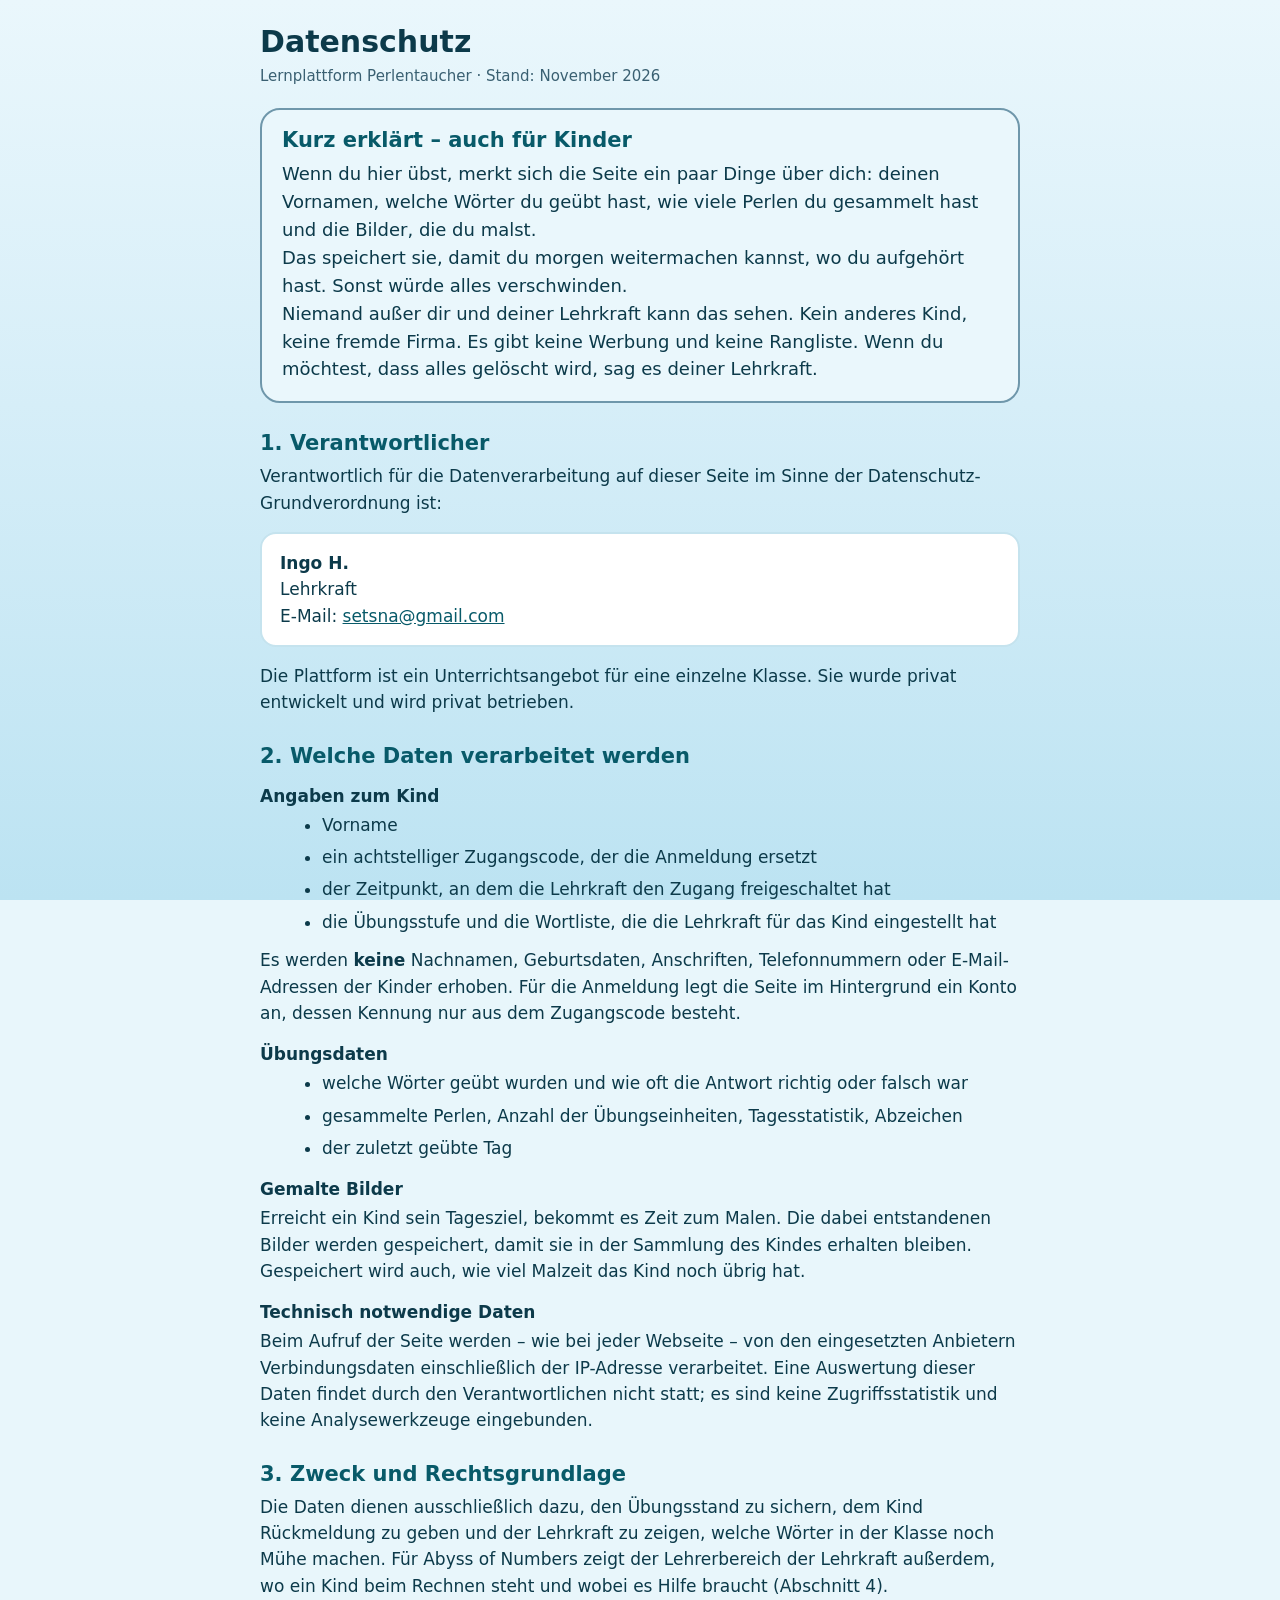
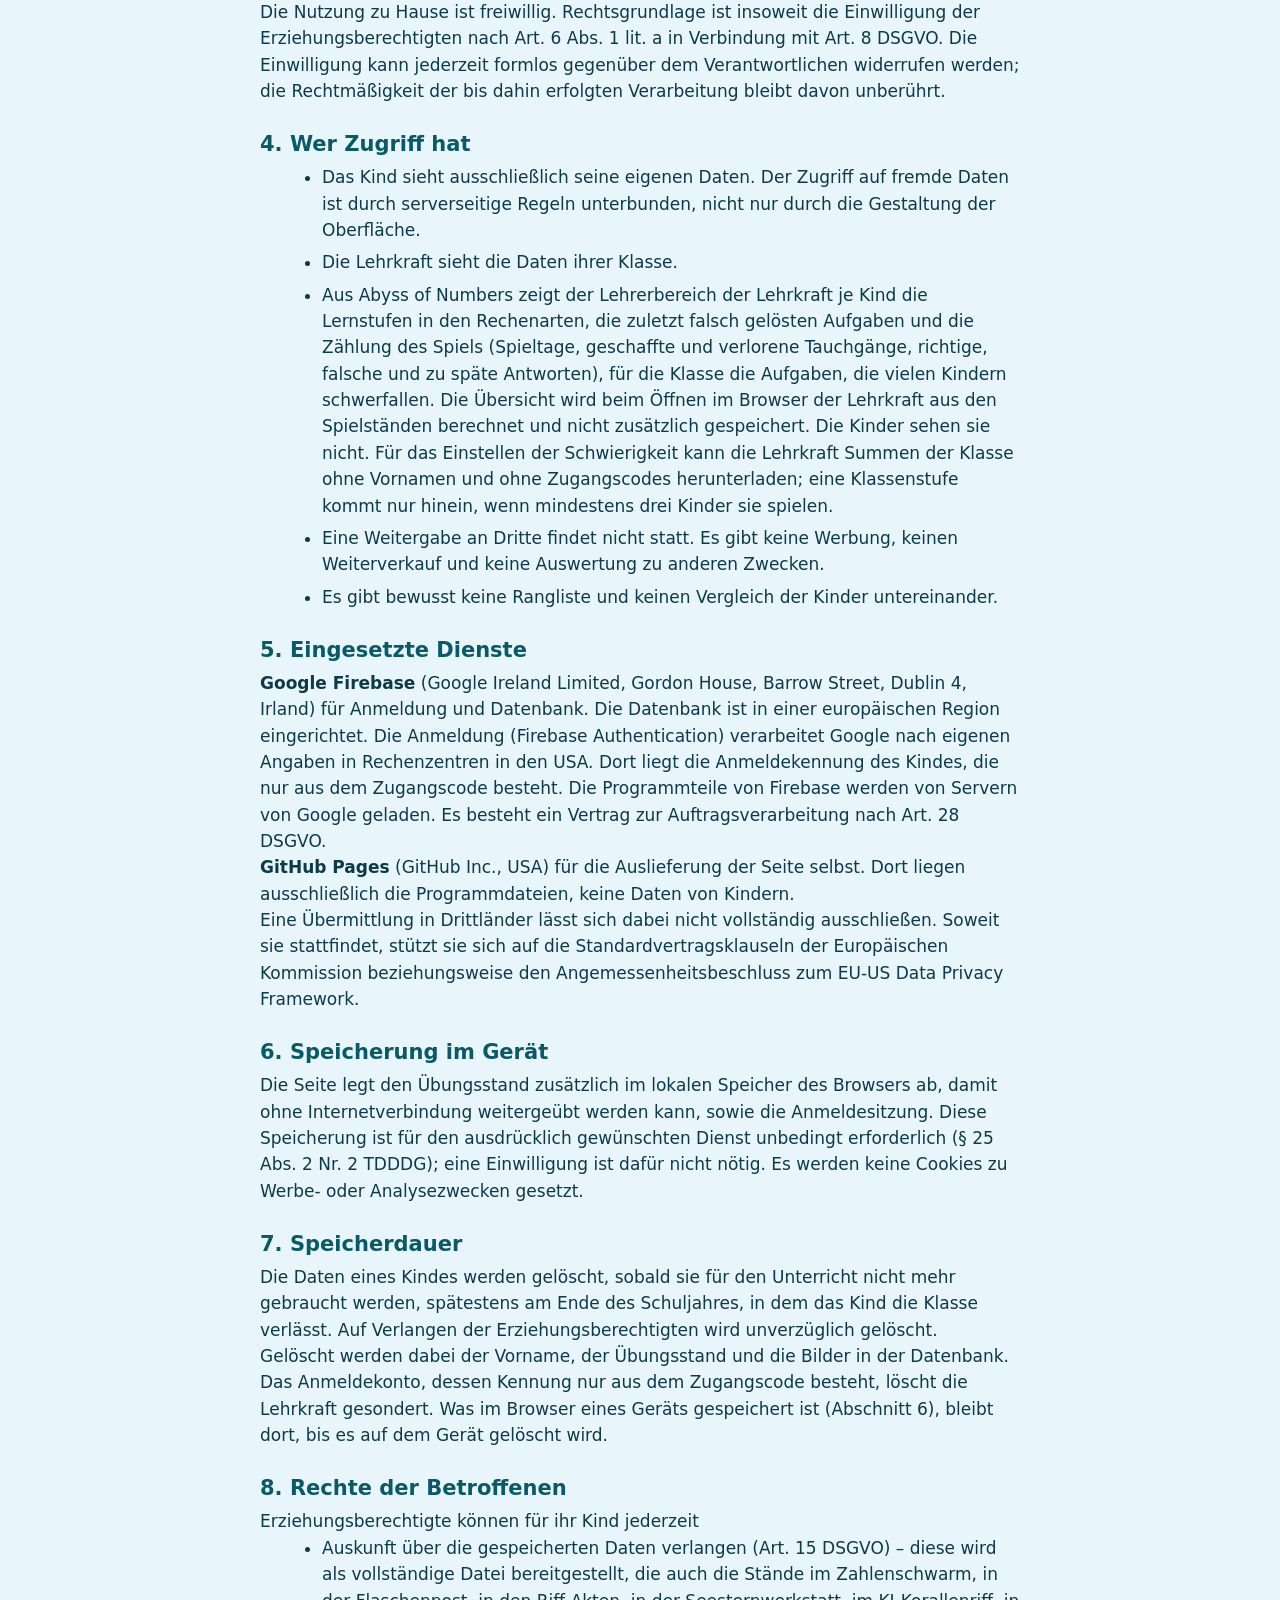
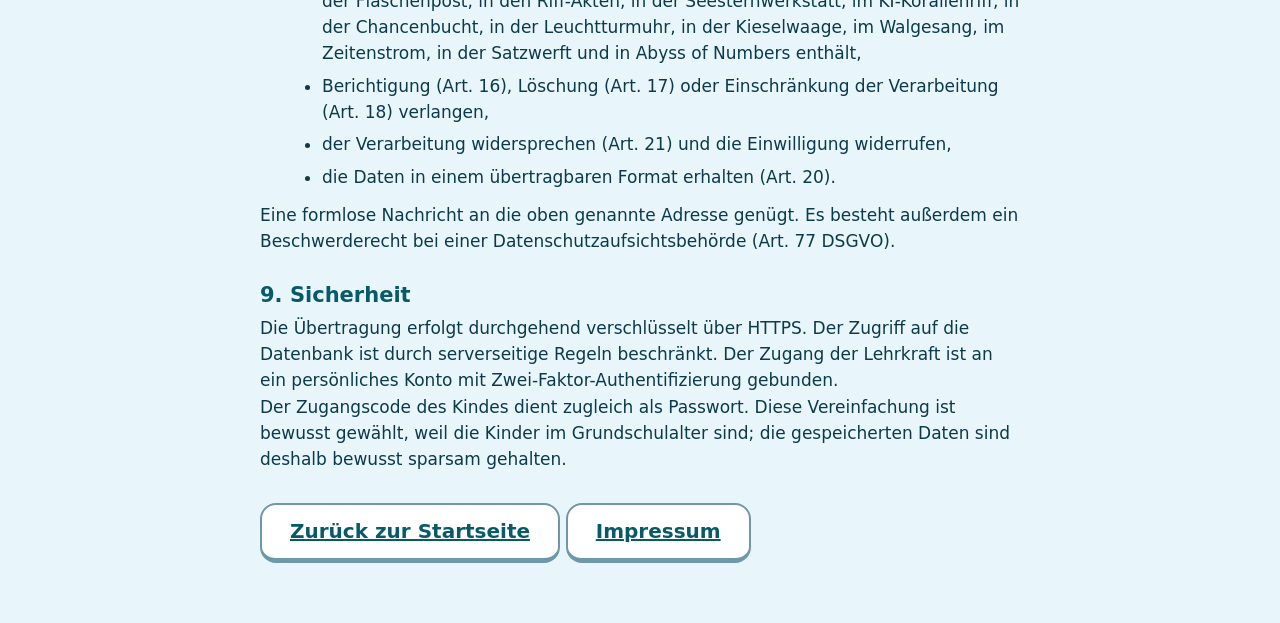
<file: datenschutz.html>
<!doctype html>
<html lang="de">
<head>
<meta charset="utf-8">
<meta name="viewport" content="width=device-width, initial-scale=1, viewport-fit=cover">
<!-- Content Security Policy: Der Browser fuehrt nur Skripte aus den
     eigenen Dateien und von Firebase aus und spricht nur mit Firebase.
     Eingeschleuster Code (Inline-Skripte, Ereignis-Attribute, fremde
     Adressen) wird blockiert. Neue fremde Adresse = hier eintragen. -->
<meta http-equiv="Content-Security-Policy" content="default-src 'none'; style-src 'self' 'unsafe-inline'; img-src 'self' data:; font-src 'self'; base-uri 'none'; form-action 'none'; object-src 'none'">
<meta name="robots" content="noindex, nofollow">
<link rel="icon" type="image/png" href="img/favicon-64.png">
<title>Datenschutz – Perlentaucher</title>
<link rel="stylesheet" href="css/style.css?v=75">
<style>
  .rechtstext { max-width: 760px; margin: 0 auto; padding: 24px 0 60px; }
  .rechtstext h1 { font-size: 30px; margin-bottom: 6px; }
  .rechtstext h2 { font-size: 21px; color: var(--brand-d); margin: 28px 0 8px; }
  .rechtstext h3 { font-size: 17px; margin: 18px 0 6px; }
  .rechtstext p, .rechtstext li { font-size: 17px; line-height: 1.55; color: var(--ink); }
  .rechtstext ul { margin: 0 0 12px 22px; }
  .rechtstext li { margin-bottom: 6px; }
  .rechtstext .stand { color: var(--muted); font-size: 15px; margin-bottom: 20px; }
  .rechtstext .kasten { background: #fff; border: 2px solid var(--line); border-radius: 16px;
    padding: 16px 18px; margin: 16px 0; }
  .rechtstext a { color: var(--brand-d); }
  .zurueck { display: inline-block; margin-top: 30px; }
  /* Fuer Kinder lesbar: die kurze Fassung steht oben und ist groesser. */
  .kurz { background: #EAF7FC; border: 2px solid var(--line-akt); border-radius: 20px;
    padding: 18px 20px; margin-bottom: 28px; }
  .kurz h2 { margin-top: 0; }
  .kurz p, .kurz li { font-size: 18px; }
</style>
</head>
<body>
<div id="app">
<div class="rechtstext">

  <h1>Datenschutz</h1>
  <p class="stand">Lernplattform Perlentaucher · Stand: November 2026</p>

  <div class="kurz">
    <h2>Kurz erklärt – auch für Kinder</h2>
    <p>Wenn du hier übst, merkt sich die Seite ein paar Dinge über dich:
      deinen Vornamen, welche Wörter du geübt hast, wie viele Perlen du
      gesammelt hast und die Bilder, die du malst.</p>
    <p>Das speichert sie, damit du morgen weitermachen kannst, wo du
      aufgehört hast. Sonst würde alles verschwinden.</p>
    <p>Niemand außer dir und deiner Lehrkraft kann das sehen. Kein anderes
      Kind, keine fremde Firma. Es gibt keine Werbung und keine Rangliste.
      Wenn du möchtest, dass alles gelöscht wird, sag es deiner Lehrkraft.</p>
  </div>

  <h2>1. Verantwortlicher</h2>
  <p>Verantwortlich für die Datenverarbeitung auf dieser Seite im Sinne der
    Datenschutz-Grundverordnung ist:</p>
  <div class="kasten">
    <p><b>Ingo H.</b><br>
    Lehrkraft<br>
    E-Mail: <a href="mailto:setsna@gmail.com">setsna@gmail.com</a></p>
  </div>
  <p>Die Plattform ist ein Unterrichtsangebot für eine einzelne Klasse. Sie
    wurde privat entwickelt und wird privat betrieben.</p>

  <h2>2. Welche Daten verarbeitet werden</h2>
  <h3>Angaben zum Kind</h3>
  <ul>
    <li>Vorname</li>
    <li>ein achtstelliger Zugangscode, der die Anmeldung ersetzt</li>
    <li>der Zeitpunkt, an dem die Lehrkraft den Zugang freigeschaltet hat</li>
    <li>die Übungsstufe und die Wortliste, die die Lehrkraft für das Kind
      eingestellt hat</li>
  </ul>
  <p>Es werden <b>keine</b> Nachnamen, Geburtsdaten, Anschriften,
    Telefonnummern oder E-Mail-Adressen der Kinder erhoben. Für die Anmeldung
    legt die Seite im Hintergrund ein Konto an, dessen Kennung nur aus dem
    Zugangscode besteht.</p>

  <h3>Übungsdaten</h3>
  <ul>
    <li>welche Wörter geübt wurden und wie oft die Antwort richtig oder falsch war</li>
    <li>gesammelte Perlen, Anzahl der Übungseinheiten, Tagesstatistik, Abzeichen</li>
    <li>der zuletzt geübte Tag</li>
  </ul>

  <h3>Gemalte Bilder</h3>
  <p>Erreicht ein Kind sein Tagesziel, bekommt es Zeit zum Malen. Die dabei
    entstandenen Bilder werden gespeichert, damit sie in der Sammlung des
    Kindes erhalten bleiben. Gespeichert wird auch, wie viel Malzeit das Kind
    noch übrig hat.</p>

  <h3>Technisch notwendige Daten</h3>
  <p>Beim Aufruf der Seite werden – wie bei jeder Webseite – von den
    eingesetzten Anbietern Verbindungsdaten einschließlich der IP-Adresse
    verarbeitet. Eine Auswertung dieser Daten findet durch den
    Verantwortlichen nicht statt; es sind keine Zugriffsstatistik und keine
    Analysewerkzeuge eingebunden.</p>

  <h2>3. Zweck und Rechtsgrundlage</h2>
  <p>Die Daten dienen ausschließlich dazu, den Übungsstand zu sichern, dem
    Kind Rückmeldung zu geben und der Lehrkraft zu zeigen, welche Wörter in
    der Klasse noch Mühe machen. Für Abyss of Numbers zeigt der Lehrerbereich
    der Lehrkraft außerdem, wo ein Kind beim Rechnen steht und wobei es Hilfe
    braucht (Abschnitt 4).</p>
  <p>Die Nutzung zu Hause ist freiwillig. Rechtsgrundlage ist insoweit die
    Einwilligung der Erziehungsberechtigten nach Art. 6 Abs. 1 lit. a in
    Verbindung mit Art. 8 DSGVO. Die Einwilligung kann jederzeit formlos
    gegenüber dem Verantwortlichen widerrufen werden; die Rechtmäßigkeit der
    bis dahin erfolgten Verarbeitung bleibt davon unberührt.</p>

  <h2>4. Wer Zugriff hat</h2>
  <ul>
    <li>Das Kind sieht ausschließlich seine eigenen Daten. Der Zugriff auf
      fremde Daten ist durch serverseitige Regeln unterbunden, nicht nur
      durch die Gestaltung der Oberfläche.</li>
    <li>Die Lehrkraft sieht die Daten ihrer Klasse.</li>
    <li>Aus Abyss of Numbers zeigt der Lehrerbereich der Lehrkraft je Kind
      die Lernstufen in den Rechenarten, die zuletzt falsch gelösten Aufgaben
      und die Zählung des Spiels (Spieltage, geschaffte und verlorene
      Tauchgänge, richtige, falsche und zu späte Antworten), für die Klasse
      die Aufgaben, die vielen Kindern schwerfallen. Die Übersicht wird beim
      Öffnen im Browser der Lehrkraft aus den Spielständen berechnet und
      nicht zusätzlich gespeichert. Die Kinder sehen sie nicht. Für das
      Einstellen der Schwierigkeit kann die Lehrkraft Summen der Klasse ohne
      Vornamen und ohne Zugangscodes herunterladen; eine Klassenstufe kommt
      nur hinein, wenn mindestens drei Kinder sie spielen.</li>
    <li>Eine Weitergabe an Dritte findet nicht statt. Es gibt keine Werbung,
      keinen Weiterverkauf und keine Auswertung zu anderen Zwecken.</li>
    <li>Es gibt bewusst keine Rangliste und keinen Vergleich der Kinder
      untereinander.</li>
  </ul>

  <h2>5. Eingesetzte Dienste</h2>
  <p><b>Google Firebase</b> (Google Ireland Limited, Gordon House, Barrow
    Street, Dublin 4, Irland) für Anmeldung und Datenbank. Die Datenbank ist
    in einer europäischen Region eingerichtet. Die Anmeldung (Firebase
    Authentication) verarbeitet Google nach eigenen Angaben in Rechenzentren
    in den USA. Dort liegt die Anmeldekennung des Kindes, die nur aus dem
    Zugangscode besteht. Die Programmteile von Firebase werden von Servern von
    Google geladen. Es besteht ein Vertrag zur Auftragsverarbeitung nach
    Art. 28 DSGVO.</p>
  <p><b>GitHub Pages</b> (GitHub Inc., USA) für die Auslieferung der Seite
    selbst. Dort liegen ausschließlich die Programmdateien, keine Daten von
    Kindern.</p>
  <p>Eine Übermittlung in Drittländer lässt sich dabei nicht vollständig
    ausschließen. Soweit sie stattfindet, stützt sie sich auf die
    Standardvertragsklauseln der Europäischen Kommission beziehungsweise den
    Angemessenheitsbeschluss zum EU-US Data Privacy Framework.</p>

  <h2>6. Speicherung im Gerät</h2>
  <p>Die Seite legt den Übungsstand zusätzlich im lokalen Speicher des
    Browsers ab, damit ohne Internetverbindung weitergeübt werden kann, sowie
    die Anmeldesitzung. Diese Speicherung ist für den ausdrücklich
    gewünschten Dienst unbedingt erforderlich (§ 25 Abs. 2 Nr. 2 TDDDG); eine
    Einwilligung ist dafür nicht nötig. Es werden keine Cookies zu Werbe-
    oder Analysezwecken gesetzt.</p>

  <h2>7. Speicherdauer</h2>
  <p>Die Daten eines Kindes werden gelöscht, sobald sie für den Unterricht
    nicht mehr gebraucht werden, spätestens am Ende des Schuljahres, in dem
    das Kind die Klasse verlässt. Auf Verlangen der Erziehungsberechtigten
    wird unverzüglich gelöscht.</p>
  <p>Gelöscht werden dabei der Vorname, der Übungsstand und die Bilder in der
    Datenbank. Das Anmeldekonto, dessen Kennung nur aus dem Zugangscode
    besteht, löscht die Lehrkraft gesondert. Was im Browser eines Geräts
    gespeichert ist (Abschnitt 6), bleibt dort, bis es auf dem Gerät gelöscht
    wird.</p>

  <h2>8. Rechte der Betroffenen</h2>
  <p>Erziehungsberechtigte können für ihr Kind jederzeit</p>
  <ul>
    <li>Auskunft über die gespeicherten Daten verlangen (Art. 15 DSGVO) –
      diese wird als vollständige Datei bereitgestellt, die auch die Stände
      im Zahlenschwarm, in der Flaschenpost, in den Riff-Akten, in der Seesternwerkstatt, im KI-Korallenriff, in der Chancenbucht, in der Leuchtturmuhr, in der Kieselwaage, im Walgesang, im Zeitenstrom, in der Satzwerft und in Abyss of Numbers enthält,</li>
    <li>Berichtigung (Art. 16), Löschung (Art. 17) oder Einschränkung der
      Verarbeitung (Art. 18) verlangen,</li>
    <li>der Verarbeitung widersprechen (Art. 21) und die Einwilligung
      widerrufen,</li>
    <li>die Daten in einem übertragbaren Format erhalten (Art. 20).</li>
  </ul>
  <p>Eine formlose Nachricht an die oben genannte Adresse genügt. Es besteht
    außerdem ein Beschwerderecht bei einer Datenschutzaufsichtsbehörde
    (Art. 77 DSGVO).</p>

  <h2>9. Sicherheit</h2>
  <p>Die Übertragung erfolgt durchgehend verschlüsselt über HTTPS. Der
    Zugriff auf die Datenbank ist durch serverseitige Regeln beschränkt. Der
    Zugang der Lehrkraft ist an ein persönliches Konto mit
    Zwei-Faktor-Authentifizierung gebunden.</p>
  <p>Der Zugangscode des Kindes dient zugleich als Passwort. Diese
    Vereinfachung ist bewusst gewählt, weil die Kinder im Grundschulalter
    sind; die gespeicherten Daten sind deshalb bewusst sparsam gehalten.</p>

  <a class="btn ghost zurueck" href="index.html">Zurück zur Startseite</a>
  <a class="btn ghost zurueck" href="impressum.html">Impressum</a>
</div>
</div>
</body>
</html>
</file>
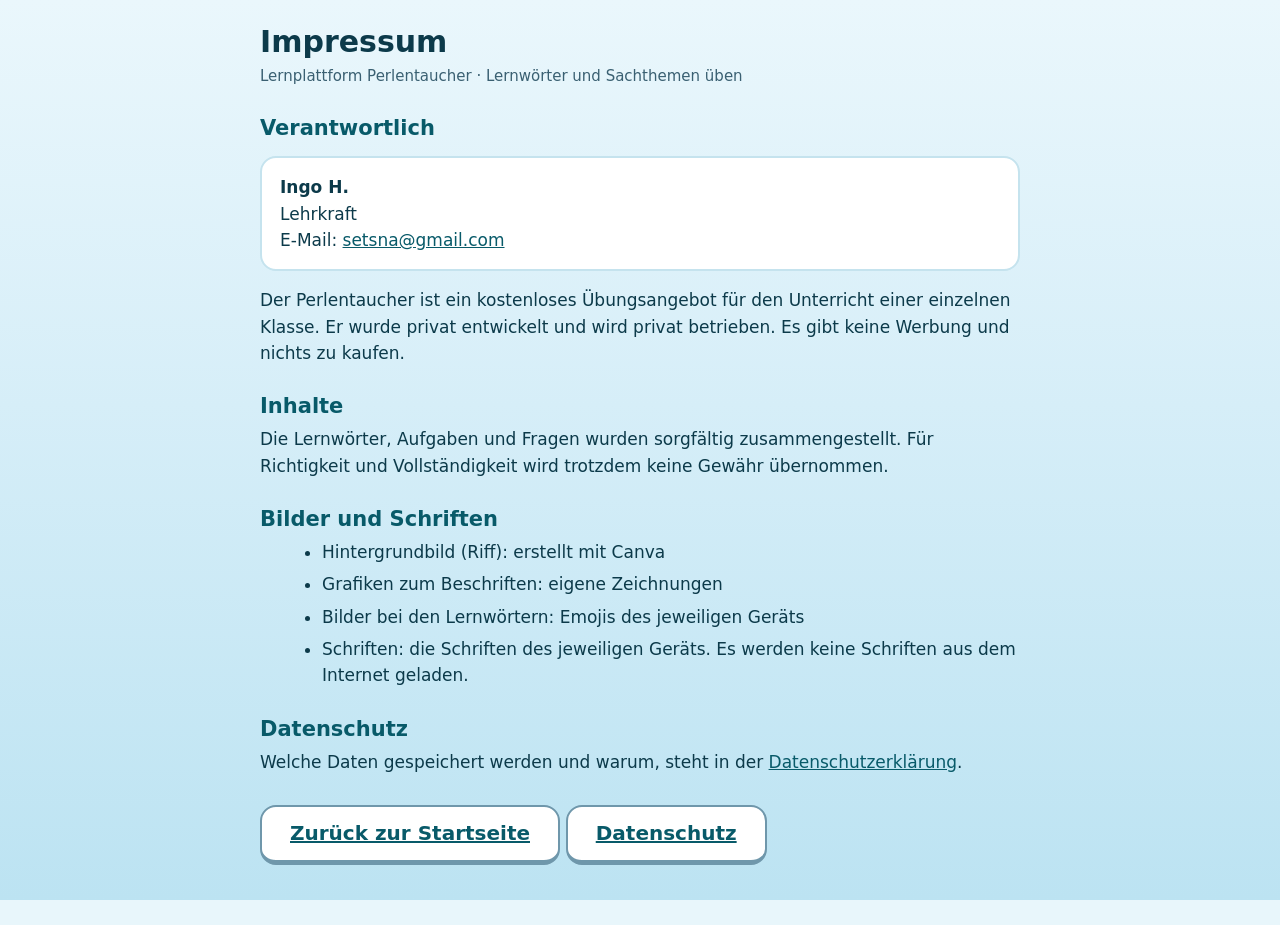
<file: impressum.html>
<!doctype html>
<html lang="de">
<head>
<meta charset="utf-8">
<meta name="viewport" content="width=device-width, initial-scale=1, viewport-fit=cover">
<!-- Content Security Policy: Der Browser fuehrt nur Skripte aus den
     eigenen Dateien und von Firebase aus und spricht nur mit Firebase.
     Eingeschleuster Code (Inline-Skripte, Ereignis-Attribute, fremde
     Adressen) wird blockiert. Neue fremde Adresse = hier eintragen. -->
<meta http-equiv="Content-Security-Policy" content="default-src 'none'; style-src 'self' 'unsafe-inline'; img-src 'self' data:; font-src 'self'; base-uri 'none'; form-action 'none'; object-src 'none'">
<meta name="robots" content="noindex, nofollow">
<link rel="icon" type="image/png" href="img/favicon-64.png">
<title>Impressum – Perlentaucher</title>
<link rel="stylesheet" href="css/style.css?v=75">
<style>
  .rechtstext { max-width: 760px; margin: 0 auto; padding: 24px 0 60px; }
  .rechtstext h1 { font-size: 30px; margin-bottom: 6px; }
  .rechtstext h2 { font-size: 21px; color: var(--brand-d); margin: 28px 0 8px; }
  .rechtstext p, .rechtstext li { font-size: 17px; line-height: 1.55; color: var(--ink); }
  .rechtstext ul { margin: 0 0 12px 22px; }
  .rechtstext li { margin-bottom: 6px; }
  .rechtstext .stand { color: var(--muted); font-size: 15px; margin-bottom: 20px; }
  .rechtstext .kasten { background: #fff; border: 2px solid var(--line); border-radius: 16px;
    padding: 16px 18px; margin: 16px 0; }
  .rechtstext a { color: var(--brand-d); }
  .zurueck { display: inline-block; margin-top: 30px; }
</style>
</head>
<body>
<div id="app">
<div class="rechtstext">

  <h1>Impressum</h1>
  <p class="stand">Lernplattform Perlentaucher · Lernwörter und Sachthemen üben</p>

  <h2>Verantwortlich</h2>
  <div class="kasten">
    <p><b>Ingo H.</b><br>
    Lehrkraft<br>
    E-Mail: <a href="mailto:setsna@gmail.com">setsna@gmail.com</a></p>
  </div>
  <p>Der Perlentaucher ist ein kostenloses Übungsangebot für den Unterricht
    einer einzelnen Klasse. Er wurde privat entwickelt und wird privat
    betrieben. Es gibt keine Werbung und nichts zu kaufen.</p>

  <h2>Inhalte</h2>
  <p>Die Lernwörter, Aufgaben und Fragen wurden sorgfältig zusammengestellt.
    Für Richtigkeit und Vollständigkeit wird trotzdem keine Gewähr
    übernommen.</p>

  <h2>Bilder und Schriften</h2>
  <ul>
    <li>Hintergrundbild (Riff): erstellt mit Canva</li>
    <li>Grafiken zum Beschriften: eigene Zeichnungen</li>
    <li>Bilder bei den Lernwörtern: Emojis des jeweiligen Geräts</li>
    <li>Schriften: die Schriften des jeweiligen Geräts. Es werden keine
      Schriften aus dem Internet geladen.</li>
  </ul>

  <h2>Datenschutz</h2>
  <p>Welche Daten gespeichert werden und warum, steht in der
    <a href="datenschutz.html">Datenschutzerklärung</a>.</p>

  <a class="btn ghost zurueck" href="index.html">Zurück zur Startseite</a>
  <a class="btn ghost zurueck" href="datenschutz.html">Datenschutz</a>
</div>
</div>
</body>
</html>
</file>
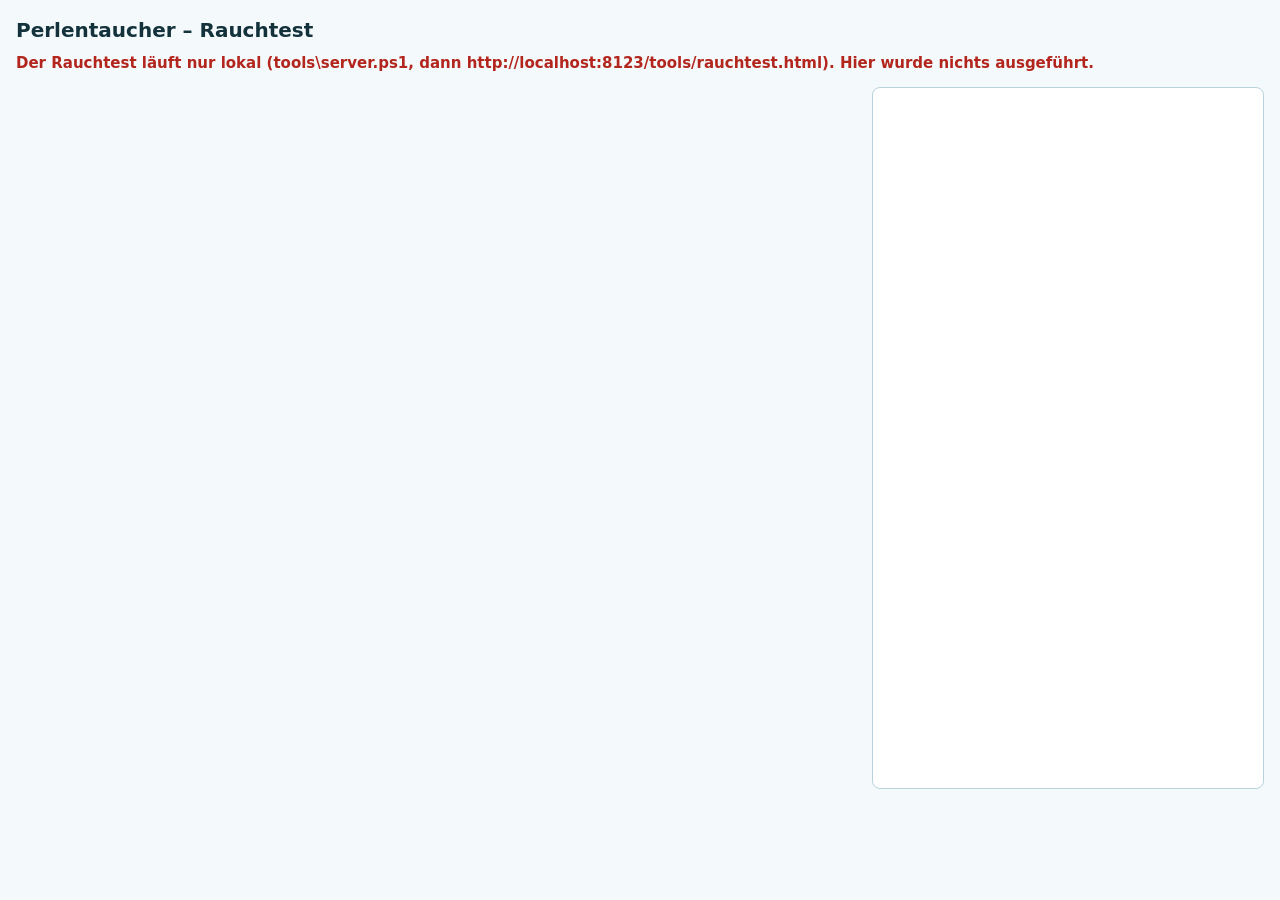
<file: tools/rauchtest.html>
<!DOCTYPE html>
<html lang="de">
<head>
<meta charset="utf-8">
<meta name="robots" content="noindex, nofollow">
<title>Perlentaucher – Rauchtest</title>
<!--
  Rauchtest für die Kinder-App (index.html).

  Starten:   powershell -ExecutionPolicy Bypass -File tools\server.ps1
  Öffnen:    http://localhost:8123/tools/rauchtest.html

  Die App läuft hier mit einer Firebase-Attrappe (tools/test/
  firebase-attrappe.js). Nichts geht an die echte Datenbank.
  Geprüft wird das echte index.html mit allen echten Skripten; nur die
  drei Firebase-Skripte werden beim Laden ausgetauscht.

  Ergebnis: Liste auf der Seite, Seitentitel beginnt mit OK oder FEHLER,
  und window.RAUCHTEST hält { fertig, ok, fehler, liste } für Werkzeuge.
-->
<style>
  body { font: 15px/1.45 system-ui, sans-serif; margin: 16px; background: #F4F9FB; color: #13323B; }
  h1 { font-size: 20px; margin: 0 0 4px; }
  #stand { font-weight: 700; margin: 8px 0 12px; }
  #stand.ok { color: #1F7A3A; } #stand.fehler { color: #B3261E; }
  ol { padding-left: 22px; } li { margin: 3px 0; }
  li.ok::marker { color: #1F7A3A; } li.fehler { color: #B3261E; }
  li small { color: #5A7680; display: block; }
  iframe { width: 390px; height: 700px; border: 1px solid #B9D3DC; border-radius: 8px; background: #fff; }
  .raster { display: flex; gap: 20px; flex-wrap: wrap; align-items: flex-start; }
  .raster > div { flex: 1 1 320px; min-width: 0; }
</style>
</head>
<body>
<h1>Perlentaucher – Rauchtest</h1>
<div id="stand">läuft …</div>
<div class="raster">
  <div><ol id="liste"></ol></div>
  <iframe id="app" title="App im Test"></iframe>
</div>

<script>
(function () {
  'use strict';

  // Sperre: Der Test leert den Browserspeicher der ganzen Adresse. Auf
  // der veröffentlichten Seite träfe das den Lernstand aller Plattformen
  // unter derselben Adresse. Deshalb läuft er nur auf dem eigenen Rechner.
  if (!/^(localhost|127\.0\.0\.1|\[::1\])$/.test(location.hostname)) {
    var s = document.getElementById('stand');
    s.className = 'fehler';
    s.textContent = 'Der Rauchtest läuft nur lokal (tools\\server.ps1, dann http://localhost:8123/tools/rauchtest.html). Hier wurde nichts ausgeführt.';
    window.RAUCHTEST = { fertig: true, ok: 0, fehler: 0, liste: [], gesperrt: true };
    return;
  }

  var CODE = 'TEST2345';                        // passt zum Code-Format der App
  var MAIL = CODE.toLowerCase() + '@lernplattform-44aa1.firebaseapp.com';
  var FREMD = 'ZZZZ9999';                        // nicht freigeschaltet
  var rahmen = document.getElementById('app');
  var ergebnis = window.RAUCHTEST = { fertig: false, ok: 0, fehler: 0, liste: [] };
  var quelltext = null;                          // index.html, einmal geholt

  // ---------- Hilfen ----------
  function pause(ms) { return new Promise(function (ok) { setTimeout(ok, ms); }); }

  function warteAuf(beschreibung, f, ms) {
    var bis = Date.now() + (ms || 8000);
    return new Promise(function (ok, nein) {
      (function versuch() {
        var x; try { x = f(); } catch (e) { x = null; }
        if (x) return ok(x);
        if (Date.now() > bis) return nein(new Error('Zeit abgelaufen: ' + beschreibung));
        setTimeout(versuch, 40);
      })();
    });
  }

  function win() { return rahmen.contentWindow; }
  function doc() { return rahmen.contentDocument; }
  function q(sel) { return doc().querySelector(sel); }
  function klick(sel) {
    var el = typeof sel === 'string' ? q(sel) : sel;
    if (!el) throw new Error('Nicht gefunden: ' + sel);
    if (el.disabled) throw new Error('Gesperrt: ' + sel);
    el.click();
  }
  function pruefe(bed, text) { if (!bed) throw new Error(text); }

  function eintragen(name, ok, info) {
    var li = document.createElement('li');
    li.className = ok ? 'ok' : 'fehler';
    li.textContent = (ok ? 'OK  ' : 'FEHLER  ') + name;
    if (info) { var s = document.createElement('small'); s.textContent = info; li.appendChild(s); }
    document.getElementById('liste').appendChild(li);
    ergebnis.liste.push({ name: name, ok: ok, info: info || '' });
    if (ok) ergebnis.ok++; else ergebnis.fehler++;
  }

  // Ein Test = ein Name und eine async-Funktion. Am Ende wird geprüft,
  // ob in der App ein Skriptfehler aufgetreten ist.
  function test(name, f) {
    return Promise.resolve().then(f).then(function (info) {
      var fe = (win() && win().FEHLER) || [];
      if (fe.length) throw new Error('Skriptfehler in der App: ' + fe.join(' | '));
      eintragen(name, true, info);
    }, function (e) {
      eintragen(name, false, e && e.message ? e.message : String(e));
    });
  }

  // ---------- App laden ----------
  // modus: 'attrappe' (Firebase-Attrappe) oder 'offline' (gar kein Firebase)
  function appLaden(opt) {
    opt = opt || {};
    try { localStorage.clear(); sessionStorage.clear(); } catch (e) {}
    window.SZENARIO = { daten: opt.daten || {}, konten: opt.konten || {} };

    var html = quelltext;
    // Die Content Security Policy aus index.html muss für den Test raus:
    // Sie verbietet genau das, was der Test tut (Skripte in die Seite
    // einsetzen, <base> umbiegen). Der Test prüft die App, nicht die CSP.
    var csp = /<meta http-equiv="Content-Security-Policy"[^>]*>\s*/i;
    if (!csp.test(html)) {
      return Promise.reject(new Error('index.html hat keine Content Security Policy mehr.'));
    }
    html = html.replace(csp, '');
    var fb =/<script src="https:\/\/www\.gstatic\.com\/firebasejs\/[^"]+"[^>]*><\/script>\s*/g;
    var treffer = html.match(fb) || [];
    if (treffer.length !== 3) {
      return Promise.reject(new Error('index.html bindet ' + treffer.length +
        ' statt 3 Firebase-Skripte ein – Test und App passen nicht mehr zusammen.'));
    }
    var ersatz = opt.modus === 'offline' ? '' :
      '<script>window.ATTRAPPE = parent.SZENARIO;<\/script>' +
      '<script src="tools/test/firebase-attrappe.js"><\/script>\n';
    var n = 0;
    html = html.replace(fb, function () { return n++ === 0 ? ersatz : ''; });

    // Fehlerfänger und Basisadresse ganz nach oben, damit alle relativen
    // Pfade (js/…, css/…) wie im Betrieb vom Projektordner aus laden.
    html = html.replace(/<head>/i, '<head><base href="/">' +
      '<script>window.FEHLER = [];' +
      'addEventListener("error", function (e) { FEHLER.push(e.message + " (" + (e.filename || "") + ":" + e.lineno + ")"); });' +
      'addEventListener("unhandledrejection", function (e) { FEHLER.push("Promise: " + (e.reason && e.reason.message || e.reason)); });' +
      '<\/script>');

    // tools/test/leer.html holt sich den Text und schreibt ihn selbst.
    window.RAUCHTEST_HTML = html;
    // Die vorige Seite steht noch kurz im Rahmen und hat auch schon ein
    // WA.debug. Erkennbar ist die neue am neuen Dokument – nicht an der
    // Adresse, die räumt die App nach einem QR-Scan selbst auf, und nicht
    // am Fenster, das ist von außen immer dasselbe Objekt.
    var alt = doc();
    rahmen.src = '/tools/test/leer.html?t=' + Date.now() + (opt.hash || '');
    return warteAuf('App geladen', function () {
      var w = win();
      return doc() !== alt && w.WA && w.WA.debug;
    });
  }

  // Bedenkzeit aus, sonst dauert jede Aufgabe acht Sekunden.
  function grunddaten(extra) {
    var d = { 'einstellungen/klasse': { denkAn: false } };
    d['kinder/' + CODE.toLowerCase()] = { vorname: 'Testkind' };
    Object.keys(extra || {}).forEach(function (k) { d[k] = extra[k]; });
    return d;
  }

  function angemeldetAufStart() {
    return warteAuf('Startseite nach dem Anmelden', function () {
      return q('[data-action="settings"]') && q('.fach');
    });
  }

  // ---------- Eine Aufgabe richtig (oder absichtlich falsch) lösen ----------
  // Geklickt wird über die echten Knöpfe, damit der Klick-Empfänger der
  // App mitgeprüft wird. Die Lösung kommt aus der Aufgabe selbst.
  function richtigeKachelfolge(aufg) {
    var n = aufg.blanks || aufg.tiles.length, frei = aufg.tiles.map(function () { return true; });
    var LUECKE = '\u0000';
    function passt(teil) {
      var rest = []; for (var i = teil.length; i < n; i++) rest.push(LUECKE);
      var s = aufg.assemble(teil.map(function (i) { return aufg.tiles[i]; }).concat(rest));
      var bis = s.indexOf(LUECKE); if (bis < 0) bis = s.length;
      return s.slice(0, bis) === aufg.answerWord.slice(0, bis);
    }
    function suche(teil) {
      if (teil.length === n) {
        return aufg.assemble(teil.map(function (i) { return aufg.tiles[i]; })) === aufg.answerWord ? teil : null;
      }
      for (var i = 0; i < aufg.tiles.length; i++) {
        if (!frei[i]) continue;
        var neu = teil.concat(i);
        if (!passt(neu)) continue;
        frei[i] = false;
        var r = suche(neu);
        frei[i] = true;
        if (r) return r;
      }
      return null;
    }
    return suche([]);
  }

  function istRichtig(aufg, wert) {
    return Array.isArray(aufg.correct) ? aufg.correct.indexOf(wert) >= 0 : wert === aufg.correct;
  }

  function aufgabeLoesen(L, falsch) {
    var a = L.q;
    if (a.kind === 'offen') {
      klick('[data-action="check"]');
      return warteAuf('Selbsteinschätzung', function () { return q('[data-action="selbst"][data-ok="1"]:not([disabled])'); })
        .then(function (k) { k.click(); return 'offen'; });
    }
    if (a.kind === 'choice') {
      var idx = -1;
      a.options.forEach(function (o, i) { if (idx < 0 && istRichtig(a, o.value) !== !!falsch) idx = i; });
      pruefe(idx >= 0, 'Keine passende Antwort in Aufgabe ' + a.type);
      klick('[data-action="pick"][data-i="' + idx + '"]');
    } else if (a.kind === 'build') {
      var folge = richtigeKachelfolge(a);
      pruefe(folge, 'Aufgabe ' + a.type + ' „' + a.answerWord + '“ ist mit ihren Kacheln nicht lösbar');
      if (falsch) folge = folge.slice().reverse();
      folge.forEach(function (i) { klick('[data-action="tile"][data-i="' + i + '"]'); });
    } else if (a.kind === 'schild') {
      a.punkte.forEach(function (p, stelle) {
        var ti = -1;
        a.tiles.forEach(function (t, i) { if (ti < 0 && t === p.label && L.slots.indexOf(i) < 0) ti = i; });
        pruefe(ti >= 0, 'Begriff fehlt: ' + p.label);
        klick('[data-action="marke"][data-i="' + stelle + '"]');
        klick('[data-action="tile"][data-i="' + ti + '"]');
      });
    } else if (a.kind === 'cut') {
      var pos = falsch ? [1] : a.solution;
      if (falsch && a.solution.join(',') === '1') pos = [a.word.length - 1];
      pos.forEach(function (p) { klick('[data-action="cut"][data-i="' + p + '"]'); });
    } else {
      throw new Error('Unbekannte Aufgabenart: ' + a.kind);
    }
    klick('[data-action="check"]');
    pruefe(L.answered, 'Nach „Prüfen“ gilt die Aufgabe nicht als beantwortet (' + a.type + ')');
    if (!falsch) pruefe(L.res.ok, 'Richtige Lösung als falsch gewertet: ' + a.type + ' „' + (a.answerWord || a.correct) + '“');
    else pruefe(!L.res.ok, 'Falsche Lösung als richtig gewertet: ' + a.type);
    klick('[data-action="next"]');
    return Promise.resolve(a.type);
  }

  // Einen ganzen Tauchgang bis zum Ergebnis spielen.
  function tauchgang(einFehler) {
    var L = win().WA.debug.L, typen = {}, runde = 0, fehlerGemacht = false;
    pruefe(L && L.queue && L.queue.length, 'Kein Tauchgang gestartet');
    var laenge = L.queue.length;
    function schritt() {
      if (q('.res')) return Promise.resolve();
      pruefe(++runde <= 40, 'Tauchgang endet nicht');
      L = win().WA.debug.L;
      // Absichtlich falsch nur bei Auswahlaufgaben: Dort ist eine falsche
      // Antwort sicher falsch, bei Kacheln könnte sie zufällig stimmen.
      var falsch = einFehler && !fehlerGemacht && L.q.kind === 'choice';
      if (falsch) fehlerGemacht = true;
      return aufgabeLoesen(L, falsch).then(function (typ) { typen[typ] = 1; return pause(20); }).then(schritt);
    }
    return schritt().then(function () {
      return { aufgaben: runde, geplant: laenge, typen: Object.keys(typen), xp: L.xp };
    });
  }

  function startReviere() {
    return Object.keys(win().WA.config.categories).filter(function (k) {
      return win().WA.config.categories[k].enabled;
    });
  }

  // ==========================================================
  //  Die Tests
  // ==========================================================
  var A = function () { return win().ATTRAPPE; };
  var reviere = [];

  fetch('/index.html', { cache: 'no-store' })
    .then(function (r) { if (!r.ok) throw new Error('index.html: HTTP ' + r.status); return r.text(); })
    .then(function (t) { quelltext = t; })

    .then(function () { return test('Seite lädt und zeigt die Anmeldung', function () {
      return appLaden({ daten: grunddaten() })
        .then(function () { return warteAuf('Anmeldeseite', function () { return q('#codefeld'); }); })
        .then(function () {
          pruefe(win().WA.words && win().WA.words.length > 50, 'Wortliste fehlt oder ist zu kurz');
          return win().WA.words.length + ' Wörter aus js/words.js geladen';
        });
    }); })

    .then(function () { return test('Falsch geformter Code wird abgelehnt', function () {
      q('#codefeld').value = 'ABC';
      klick('[data-action="login"]');
      return warteAuf('Fehlermeldung', function () { return q('.loginfehler'); })
        .then(function (m) { pruefe(/8 Zeichen/.test(m.textContent), 'Unerwartete Meldung: ' + m.textContent); });
    }); })

    .then(function () { return test('Nicht freigeschalteter Code wird abgelehnt', function () {
      q('#codefeld').value = FREMD;
      klick('[data-action="login"]');
      // Die Meldung des vorigen Tests steht noch da – auf die neue warten.
      return warteAuf('Meldung „nicht freigeschaltet“', function () {
        var m = q('.loginfehler'); return m && /nicht freigeschaltet/.test(m.textContent);
      }).then(function () {}, function () {
        var m = q('.loginfehler');
        throw new Error('Unerwartete Meldung: ' + (m ? m.textContent : 'keine'));
      });
    }); })

    .then(function () { return test('Anmeldung mit getipptem Code (erstes Mal, Konto wird angelegt)', function () {
      var f = q('#codefeld');
      f.value = CODE.slice(0, 4) + '-' + CODE.slice(4);
      klick('[data-action="login"]');
      return angemeldetAufStart().then(function () {
        pruefe(A().konten[MAIL] === CODE, 'Konto wurde nicht angelegt');
        pruefe(doc().body.textContent.indexOf('Testkind') >= 0, 'Vorname des Kindes fehlt auf der Startseite');
        pruefe(win().WA.config.bedenkzeit.enabled === false, 'Klassen-Einstellungen nicht übernommen');
      });
    }); })

    .then(function () { return test('Ein Tauchgang läuft bis zum Ergebnis (Artikel-Lagune)', function () {
      klick('[data-action="fach"][data-f="deutsch"]');
      return warteAuf('Tauchreviere', function () { return q('[data-action="start"][data-w="artikel"]'); })
        .then(function (k) { k.click(); return tauchgang(false); })
        .then(function (r) {
          pruefe(r.xp > 0, 'Keine Perlen bekommen');
          return r.aufgaben + ' Aufgaben, +' + r.xp + ' Perlen';
        });
    }); })

    .then(function () { return test('Spielstand und Klassenziel werden gespeichert', function () {
      var pfad = 'fortschritt/' + CODE.toLowerCase();
      var lokal = win().WA.store.snapshot().xp;
      var woche = 'klassenwochen/' + win().WA.cloud.wochenSchluessel();
      // Gespeichert wird 2,5 s nach der letzten Änderung, daher warten.
      return warteAuf('Spielstand und Klassenziel in der Datenbank', function () {
        var s = A().daten[pfad], wk = A().daten[woche];
        return s && s.xp === lokal && wk && wk.perlen === lokal && s;
      }, 10000).catch(function () {
        var s = A().daten[pfad] || {}, wk = A().daten[woche] || {};
        throw new Error('Gerät ' + lokal + ' Perlen, Datenbank ' + s.xp + ', Klassenziel ' + wk.perlen);
      }).then(function (s) {
        pruefe(win().WA.cloud.speicher().zustand === 'ok', 'Speicheranzeige: ' + win().WA.cloud.speicher().zustand);
        return s.xp + ' Perlen in fortschritt/ und klassenwochen/';
      });
    }); })

    .then(function () { return test('Falsche Antwort kostet eine Luftblase und kommt noch einmal', function () {
      klick('[data-action="home"]');
      klick('[data-action="fach"][data-f="deutsch"]');
      var vorher = win().WA.store.hearts().count;
      return warteAuf('Tauchreviere', function () { return q('[data-action="start"][data-w="gemischt"]'); })
        .then(function (k) { k.click(); return tauchgang(true); })
        .then(function (r) {
          var nachher = win().WA.store.hearts().count;
          pruefe(nachher === vorher - 1, 'Luftblasen ' + vorher + ' → ' + nachher);
          pruefe(r.aufgaben === r.geplant + 1, r.aufgaben + ' Aufgaben statt ' + (r.geplant + 1));
          return 'Typen: ' + r.typen.join(', ');
        });
    }); })

    .then(function () {
      reviere = startReviere();
      return reviere.reduce(function (p, w) {
        return p.then(function () { return test('Tauchgang im Revier „' + w + '“', function () {
          win().WA.store.refillHearts();
          klick('[data-action="home"]');
          klick('[data-action="fach"][data-f="deutsch"]');
          return warteAuf('Revier ' + w, function () { return q('[data-action="start"][data-w="' + w + '"]'); })
            .then(function (k) { k.click(); return tauchgang(false); })
            .then(function (r) { return r.aufgaben + ' Aufgaben: ' + r.typen.join(', '); });
        }); });
      }, Promise.resolve());
    })

    .then(function () { return test('Sachunterricht: Tauchgang zum ersten Thema', function () {
      win().WA.store.refillHearts();
      klick('[data-action="home"]');
      klick('[data-action="fach"][data-f="sachunterricht"]');
      return warteAuf('Sachthema', function () { return q('[data-action="startthema"]'); })
        .then(function (k) { k.click(); return tauchgang(false); })
        .then(function (r) { return r.aufgaben + ' Aufgaben: ' + r.typen.join(', '); });
    }); })

    .then(function () { return test('QR-Scan: Code in der Adresse meldet an und verschwindet daraus', function () {
      var konten = {}; konten[MAIL] = CODE;      // Konto gibt es schon
      return appLaden({ daten: grunddaten(), konten: konten, hash: '#c=' + CODE })
        .then(angemeldetAufStart)
        .then(function () {
          pruefe(!/c=/.test(win().location.href), 'Code steht noch in der Adresse: ' + win().location.href);
        });
    }); })

    .then(function () { return test('Ohne Firebase läuft die App im Übungsmodus', function () {
      return appLaden({ modus: 'offline' })
        .then(function () { return warteAuf('Startseite ohne Anmeldung', function () { return q('.fach'); }); })
        .then(function () {
          pruefe(!q('#codefeld'), 'Anmeldeseite erscheint trotz Übungsmodus');
          // Ohne Datenbank gibt es keine Klassen-Einstellungen; die
          // Bedenkzeit hier von Hand aus, sonst dauert es acht Sekunden je Aufgabe.
          win().WA.config.bedenkzeit.enabled = false;
          klick('[data-action="fach"][data-f="deutsch"]');
          return warteAuf('Revier', function () { return q('[data-action="start"][data-w="silben"]'); });
        })
        .then(function (k) { k.click(); return tauchgang(false); })
        .then(function (r) { return r.aufgaben + ' Aufgaben ohne Datenbank'; });
    }); })

    .catch(function (e) { eintragen('Testlauf abgebrochen', false, e && e.message || String(e)); })
    .then(function () {
      ergebnis.fertig = true;
      var st = document.getElementById('stand');
      var gut = ergebnis.fehler === 0;
      st.className = gut ? 'ok' : 'fehler';
      st.textContent = (gut ? 'Alles in Ordnung: ' : 'Fehler: ') + ergebnis.ok + ' bestanden, ' + ergebnis.fehler + ' fehlgeschlagen';
      document.title = (gut ? 'OK' : 'FEHLER') + ' – Perlentaucher-Rauchtest';
    });
})();
</script>
</body>
</html>
</file>
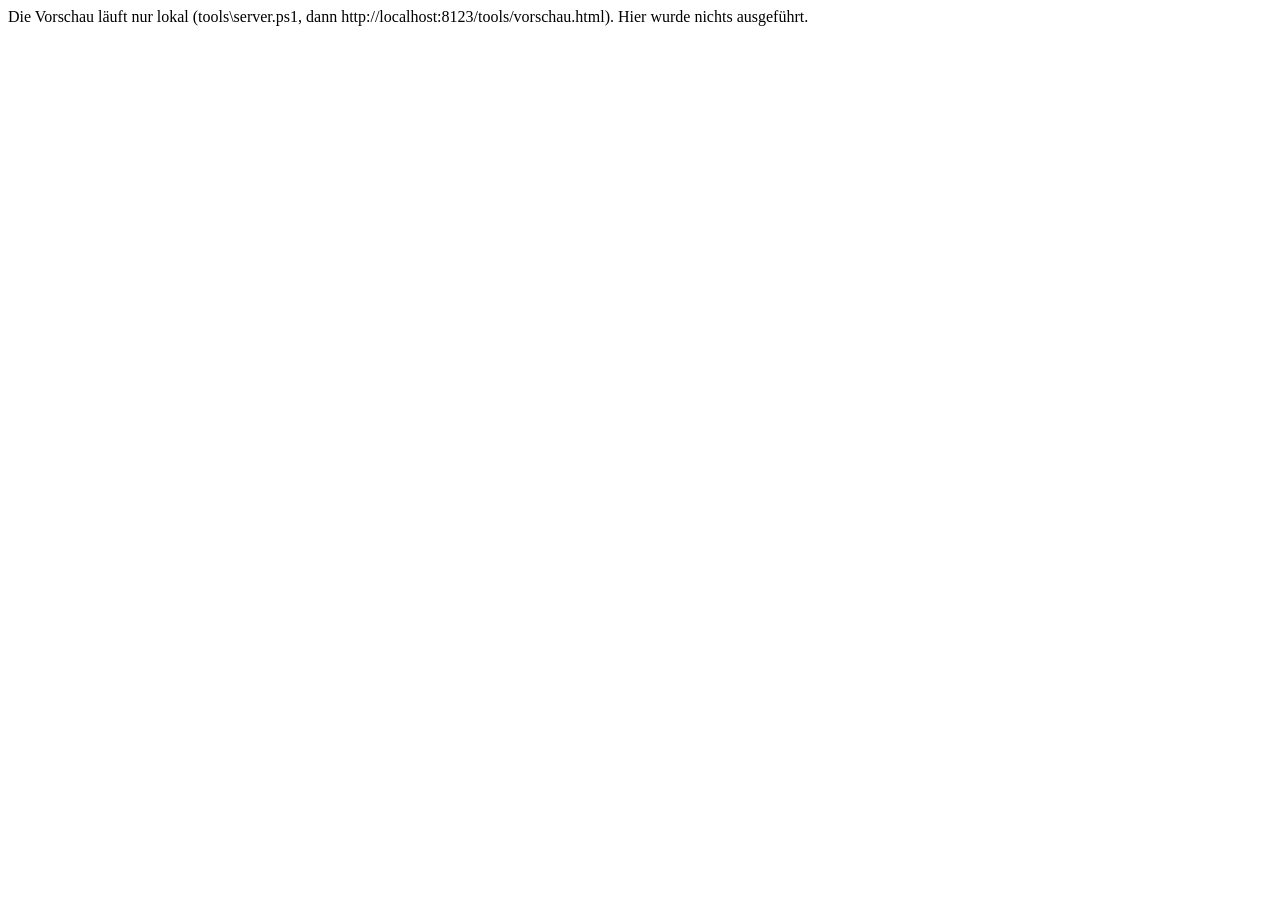
<file: tools/vorschau.html>
<!DOCTYPE html>
<html lang="de">
<head>
<meta charset="utf-8">
<meta name="viewport" content="width=device-width, initial-scale=1">
<title>Perlentaucher – lokale Vorschau</title>
</head>
<body>
<!-- ==========================================================
     Lokale Vorschau der Kinder-App, ohne echtes Firebase.

     Laedt das echte index.html mit allen echten Skripten und tauscht
     nur die drei Firebase-Skripte gegen tools/test/firebase-attrappe.js
     (dieselbe Attrappe wie im Rauchtest). Nichts geht an die echte
     Datenbank.

     Angemeldet ist automatisch ein Testkind "Mila" (Code TEST2345).
     Der Spielstand dieses Testkinds bleibt in diesem Browser erhalten.

       tools/vorschau.html          normal
       tools/vorschau.html?neu      Testkind von vorn (alles geloescht)
       tools/vorschau.html?login    Anmeldebildschirm zeigen
       tools/vorschau.html?offline  Uebungsmodus ganz ohne Firebase

     Start: powershell -ExecutionPolicy Bypass -File tools\server.ps1
     ========================================================== -->
<script>
(function () {
  // Sperre: Die Vorschau schreibt einen Test-Spielstand in den
  // Browserspeicher und leert ihn bei ?neu ganz. Auf der veröffentlichten
  // Seite träfe das echte Lernstände. Deshalb läuft sie nur lokal.
  if (!/^(localhost|127\.0\.0\.1|\[::1\])$/.test(location.hostname)) {
    document.body.appendChild(document.createTextNode(
      'Die Vorschau läuft nur lokal (tools\\server.ps1, dann http://localhost:8123/tools/vorschau.html). Hier wurde nichts ausgeführt.'));
    return;
  }

  var SPEICHER = 'vorschau-attrappe';
  var CODE = 'TEST2345';
  var MAIL = CODE.toLowerCase() + '@lernplattform-44aa1.firebaseapp.com';
  var p = new URLSearchParams(location.search);

  if (p.has('neu')) { try { localStorage.clear(); } catch (e) {} }

  var szen;
  try { szen = JSON.parse(localStorage.getItem(SPEICHER)); } catch (e) { szen = null; }
  if (!szen) {
    szen = { daten: { 'einstellungen/klasse': {} }, konten: {} };
    szen.daten['kinder/' + CODE.toLowerCase()] = { vorname: 'Mila' };
    szen.konten[MAIL] = CODE;
  }
  window.VORSCHAU_SZENARIO = szen;

  fetch('/index.html?t=' + Date.now()).then(function (r) { return r.text(); }).then(function (html) {
    var fb = /<script src="https:\/\/www\.gstatic\.com\/firebasejs\/[^"]+"[^>]*><\/script>\s*/g;
    var n = 0;
    var ersatz = p.has('offline') ? '' :
      // Der Speicher-Lauscher muss im neuen Dokument stehen: document.open()
      // loescht alle vorher angemeldeten Lauscher des Fensters.
      '<script>window.ATTRAPPE = window.VORSCHAU_SZENARIO;' +
      'addEventListener("pagehide", function () { try { localStorage.setItem("' + SPEICHER + '", ' +
      'JSON.stringify({ daten: ATTRAPPE.daten, konten: ATTRAPPE.konten })); } catch (e) {} });<\/script>' +
      '<script src="tools/test/firebase-attrappe.js"><\/script>\n';
    html = html.replace(fb, function () { return n++ === 0 ? ersatz : ''; });
    // Die Content Security Policy aus index.html muss für die Vorschau
    // raus: Sie verbietet die hier eingesetzten Skripte und <base>.
    html = html.replace(/<meta http-equiv="Content-Security-Policy"[^>]*>\s*/i, '');
    html = html.replace(/<head>/i, '<head><base href="/">');

    // Testkind beim ersten Mal automatisch anmelden (QR-Weg), ausser
    // der Anmeldebildschirm soll gezeigt werden.
    if (!p.has('login') && !p.has('offline') && !location.hash) history.replaceState(null, '', location.pathname + location.search + '#c=' + CODE);

    document.open(); document.write(html); document.close();
  });
})();
</script>
</body>
</html>
</file>
<file: css/style.css>
/* Perlentaucher – Meereswelt: Türkis/Blau mit Korallrot als Akzent */
:root {
  --bg: #E8F6FB; --ink: #0C3A4A; --muted: #3A6072; --card: #fff; --line: #C5E3EE;
  /* --line ist der dekorative Trennstrich. Raender von Knoepfen und
     Auswahlfeldern brauchen laut WCAG 1.4.11 mindestens 3:1 gegen Weiss
     und benutzen deshalb --line-akt (3,1:1). Nicht vertauschen. */
  --line-akt: #6F97AB;
  --brand: #0C7A8C; --brand-d: #085A69; --coral: #F2766B; --coral-d: #D4554A;
  /* --sand-ink: vorher #8A6A38 (4,2:1 auf --sand), jetzt 5,3:1 */
  --sand: #F7EAD0; --sand-d: #EFDDBB; --sand-ink: #7A5A2C;
  --good: #14915A; --good-d: #0E7347; --good-bg: #D6F5E6;
  --bad: #DC4A4A; --bad-d: #B33636; --bad-bg: #FDE5E3;
  --r: 20px; --wc: #0C7A8C;

  /* ---------- Designsystem (UX-Überarbeitung 2026/11) ----------
     Neue und überarbeitete Teile benutzen nur diese Werte. Ältere
     Regeln weiter unten werden nach und nach darauf umgestellt. */
  /* Schriftgrößen: sieben Stufen statt 22 Einzelwerte */
  --fs-xs: 14px; --fs-s: 16px; --fs-m: 18px; --fs-l: 22px;
  --fs-xl: 28px; --fs-2xl: 36px; --fs-3xl: 48px;
  /* Abstände */
  --sp-1: 4px; --sp-2: 8px; --sp-3: 12px; --sp-4: 16px;
  --sp-5: 24px; --sp-6: 32px; --sp-7: 48px;
  /* Ecken */
  --r-s: 12px; --r-m: 16px; --r-l: 20px; --r-xl: 28px;
  /* Platzhalter in Eingabefeldern: 4,6:1 auf Weiß */
  --placeholder: #557A8E;
}
* { box-sizing: border-box; -webkit-tap-highlight-color: transparent; }
html, body { margin: 0; min-height: 100%; color: var(--ink);
  font-family: ui-rounded, "SF Pro Rounded", system-ui, -apple-system, "Segoe UI", Roboto, sans-serif;
  -webkit-text-size-adjust: 100%; touch-action: manipulation; font-size: 18px; }
body { background: var(--bg); background-image: linear-gradient(180deg, #EAF7FC 0%, #D6EEF8 45%, #BCE3F2 100%);
  background-attachment: fixed; overscroll-behavior: none; -webkit-user-select: none; user-select: none; }
#app { max-width: 920px; margin: 0 auto; min-height: 100vh; padding: env(safe-area-inset-top) 16px env(safe-area-inset-bottom); }
button { font: inherit; color: inherit; border: 0; background: none; cursor: pointer; touch-action: manipulation; }
button:disabled { cursor: default; }
h1, h2, h3, p { margin: 0; }
.mascot { display: block; flex: none; }
.muted { color: var(--muted); }

/* ---------- Tastatur und Screenreader ----------
   Ein gut sichtbarer Fokusring. :focus-visible heißt: nur, wenn
   wirklich mit der Tastatur navigiert wird – beim Antippen auf dem
   iPad erscheint nichts. Der Ring liegt außen, damit er auch auf den
   farbigen Kacheln zu sehen ist. */
:focus-visible {
  outline: 3px solid #0B3B57;
  outline-offset: 3px;
  border-radius: 6px;
}
/* Nur für Screenreader: steht im Textfluss, ist aber nicht zu sehen.
   Nicht display:none und nicht visibility:hidden – dann würde es auch
   nicht vorgelesen. */
.nurvorlesen {
  position: absolute; width: 1px; height: 1px; margin: -1px;
  padding: 0; border: 0; overflow: hidden; white-space: nowrap;
  clip: rect(0 0 0 0); clip-path: inset(50%);
}

/* ---------- Luftblasen und Perlen ---------- */
.bubbles { display: inline-flex; align-items: center; gap: 5px; }
.bub { width: 22px; height: 22px; border-radius: 50%; display: inline-block; }
.bub.full { background: radial-gradient(circle at 34% 28%, #fff 0 12%, #A6E0F5 45%, #2FA2CB 100%);
  box-shadow: inset 0 -2px 3px rgba(255,255,255,.6); }
.bub.empty { border: 2px dashed #5E9DB8; }
.bubbles.small .bub { width: 20px; height: 20px; }
.pearl { width: 18px; height: 18px; border-radius: 50%; display: inline-block;
  background: radial-gradient(circle at 33% 28%, #fff 0 20%, #F3E7F0 50%, #C3AEC9 100%); box-shadow: 0 0 0 1px rgba(12,58,74,.08); }

/* ---------- Buttons ---------- */
.btn { display: inline-flex; align-items: center; justify-content: center; text-align: center; min-height: 60px; padding: 14px 28px;
  border-radius: 16px; background: var(--brand); color: #fff; font-weight: 800; font-size: 20px; border-bottom: 5px solid var(--brand-d); }
.btn:active { transform: translateY(3px); border-bottom-width: 2px; }
.btn.ghost { background: #fff; color: var(--brand-d); border: 2px solid var(--line-akt); border-bottom-width: 5px; }
.btn.good { background: var(--good); border-bottom-color: var(--good-d); }
.btn.bad { background: var(--bad); border-bottom-color: var(--bad-d); }
.btn.off { background: #729AB0; border-bottom-color: #5B7F93; color: #fff; }
.btn.big { min-width: 220px; }
.btn.wide { width: 100%; margin-top: 12px; }
.btn.danger { color: var(--bad-d); }
.btn.mini { min-width: 0; min-height: 48px; padding: 10px 18px; font-size: 17px; border-bottom-width: 4px; }
.btn[disabled] { opacity: .45; }
/* Der Warteknopf ist absichtlich gut lesbar: das Kind soll erkennen,
   dass es warten soll, und nicht nur einen blassen Fleck sehen. */
.btn.off[disabled] { opacity: 1; }
.icon-btn { width: 52px; height: 52px; border-radius: 16px; background: #fff; border: 2px solid var(--line-akt); font-size: 24px; }

/* ---------- Startseite ---------- */
.home { padding-bottom: 0; }
.top { display: flex; align-items: center; justify-content: space-between; gap: 12px; padding: 14px 0 8px; flex-wrap: wrap; }
/* Wer ist angemeldet? Steht ueber allem anderen, damit auf einem
   geteilten Geraet niemand versehentlich im fremden Konto uebt. */
.werbinich { display: flex; align-items: center; justify-content: space-between; gap: 12px;
  flex-wrap: wrap; background: #fff; border: 2px solid var(--line-akt); border-radius: 16px;
  padding: 8px 10px 8px 14px; margin-top: 10px; font-size: 16px; color: var(--muted); }
.werbinich b { color: var(--ink); }
.brand { display: flex; align-items: center; gap: 10px; font-size: 26px; font-weight: 600; }
.brand b { color: var(--coral-d); font-weight: 900; }
.tools { display: flex; align-items: center; gap: 10px; }
.pill { display: flex; align-items: center; gap: 8px; background: #fff; border: 2px solid var(--line); border-radius: 16px; padding: 8px 14px; min-height: 52px; font-weight: 700; }
.pill small { color: var(--muted); font-size: 13px; font-weight: 600; }
.hero { display: flex; align-items: center; gap: 16px; margin: 8px 0 16px; }
.bubble { position: relative; background: #fff; border: 2px solid var(--line); border-radius: 20px; padding: 16px 20px; font-size: 20px; line-height: 1.35; font-weight: 600; }
.bubble::before { content: ""; position: absolute; left: -10px; top: 50%; width: 16px; height: 16px; background: #fff; border-left: 2px solid var(--line); border-bottom: 2px solid var(--line); transform: translateY(-50%) rotate(45deg); }
.card { background: var(--card); border: 2px solid var(--line); border-radius: var(--r); padding: 16px 18px; }
.stats { display: grid; grid-template-columns: repeat(3, 1fr); gap: 12px; }
.stat h3, .weak h3 { font-size: 14px; text-transform: uppercase; letter-spacing: .06em; color: var(--muted); margin-bottom: 6px; }
.stat .big { font-size: 30px; font-weight: 900; margin-bottom: 6px; display: flex; flex-wrap: wrap; align-items: baseline; gap: 4px 8px; }
.stat .big small { font-size: 14px; color: var(--muted); font-weight: 700; line-height: 1.25; }
.stat .sub { font-size: 15px; color: var(--muted); }
.sec { font-size: 22px; margin: 26px 0 10px; }
.bar { height: 14px; background: #D3E8F1; border-radius: 99px; overflow: hidden; }
.bar i { display: block; height: 100%; border-radius: 99px; transition: width .4s; }
.worlds { display: grid; grid-template-columns: repeat(2, 1fr); gap: 12px; }
.world { display: flex; align-items: center; gap: 14px; text-align: left; padding: 16px; min-height: 104px; border-radius: 22px;
  background: var(--wc); color: #fff; border-bottom: 6px solid rgba(0,0,0,.25); }
.world:active { transform: translateY(3px); border-bottom-width: 3px; }
.wicon { font-size: 44px; background: rgba(255,255,255,.92); border-radius: 18px; width: 68px; height: 68px; display: flex; align-items: center; justify-content: center; flex: none; }
.wicon .ic { width: 54px; height: 54px; }
/* Symbolgroessen */
.ic { width: 1.25em; height: 1.25em; display: inline-block; vertical-align: -0.26em; flex: none; }
.badge span .ic { width: 42px; height: 42px; vertical-align: 0; }
.icon-btn .ic { width: 26px; height: 26px; }
.spk .ic { width: 26px; height: 26px; vertical-align: -0.2em; }
.stat .big .ic { width: 30px; height: 30px; vertical-align: -0.16em; }
.btn .ic { width: 24px; height: 24px; vertical-align: -0.24em; }
.wtext { flex: 1; display: flex; flex-direction: column; gap: 3px; min-width: 0; }
.wtext b { font-size: 21px; } .wtext small { font-size: 16px; font-weight: 600; }
.wbar { display: block; height: 10px; background: rgba(0,0,0,.22); border-radius: 99px; overflow: hidden; margin-top: 6px; }
.wbar i { display: block; height: 100%; background: #fff; border-radius: 99px; }
.wpct { font-weight: 900; font-size: 20px; }
.weak { margin-top: 12px; }
.weak .chips2 { display: flex; flex-wrap: wrap; gap: 8px; }
.weak .chips2 span { background: var(--sand); color: var(--sand-ink); padding: 8px 14px; border-radius: 99px; font-weight: 700; }
.week { display: flex; justify-content: space-between; gap: 8px; }
.wd { flex: 1; display: flex; flex-direction: column; align-items: center; gap: 6px; font-weight: 700; color: var(--muted); font-size: 15px; }
.wd.today { color: var(--ink); }
.wcol { width: 100%; max-width: 44px; height: 90px; background: #E0F0F7; border-radius: 10px; display: flex; align-items: flex-end; overflow: hidden; }
.wcol i { width: 100%; background: var(--brand); border-radius: 10px 10px 0 0; }
.wd.today .wcol i { background: var(--coral); }
.badges { display: grid; grid-template-columns: repeat(3, 1fr); gap: 12px; }
.badge { background: #fff; border: 2px dashed var(--line); border-radius: 18px; padding: 14px; text-align: center; display: flex; flex-direction: column; gap: 4px; opacity: .6; }
.badge.got { opacity: 1; border: 2px solid #E9C36A; background: #FFF9EC; }
.badge span { font-size: 36px; } .badge small { font-size: 13px; color: var(--muted); }
.badge.big { max-width: 240px; margin: 8px auto; }
.lehrerlink { display: inline-block; margin-top: 10px; color: var(--muted); font-size: 14px;
  font-weight: 600; text-decoration: underline; text-underline-offset: 3px; padding: 8px 12px; }
.lehrerlink:hover { color: var(--brand-d); }
.foot .lehrerlink { color: var(--sand-ink); opacity: .85; }
.foot { text-align: center; color: var(--sand-ink); font-size: 14px; margin: 30px -16px 0;
  background: linear-gradient(180deg, var(--sand), var(--sand-d)); border-radius: 28px 28px 0 0; padding: 20px 16px calc(26px + env(safe-area-inset-bottom)); }

/* ---------- Navigationsknöpfe auf der Startseite ---------- */
.navrow { display: grid; grid-template-columns: repeat(2, 1fr); gap: 12px; margin-top: 12px; }
.navbtn { display: flex; align-items: center; gap: 14px; text-align: left; padding: 14px 16px; min-height: 86px;
  background: #fff; border: 2px solid var(--line-akt); border-bottom-width: 5px; border-radius: 20px; }
.navbtn:active { transform: translateY(3px); border-bottom-width: 2px; }
.nic { width: 56px; height: 56px; border-radius: 16px; background: #EAF7FC; display: flex; align-items: center; justify-content: center; flex: none; }
.nic .ic { width: 34px; height: 34px; }
.ntext { display: flex; flex-direction: column; gap: 2px; min-width: 0; }
.ntext b { font-size: 19px; } .ntext small { font-size: 14px; color: var(--muted); font-weight: 600; }

/* ---------- Unterseiten ---------- */
.page { padding-bottom: 0; }
.ptop { display: flex; align-items: center; gap: 14px; padding: 14px 0 6px; }
.ptop h1 { font-size: 26px; }
.demo { background: var(--sand); color: var(--sand-ink); border-radius: 14px; padding: 10px 16px; font-size: 15px; font-weight: 600; margin-bottom: 12px; }

.accu { display: flex; align-items: center; gap: 22px; flex-wrap: wrap; }
.ringwrap { position: relative; width: 150px; height: 150px; flex: none; }
.ring { width: 150px; height: 150px; display: block; }
.ringtext { position: absolute; inset: 0; display: flex; flex-direction: column; align-items: center; justify-content: center; gap: 2px; }
.ringtext b { font-size: 34px; font-weight: 900; } .ringtext small { color: var(--muted); font-weight: 700; }
.acculist { flex: 1; min-width: 220px; display: flex; flex-direction: column; gap: 8px; font-size: 18px; }
.acculist b { font-size: 22px; }

.prow2 { display: flex; align-items: center; gap: 12px; padding: 8px 0; }
.prow2 + .prow2 { border-top: 2px solid var(--line); }
.pic { width: 40px; height: 40px; flex: none; display: flex; align-items: center; justify-content: center; }
.pic .ic { width: 34px; height: 34px; }
.pname { width: 172px; font-weight: 700; flex: none; font-size: 17px; }
.pbar { flex: 1; min-width: 80px; }
.prow2 b { width: 52px; text-align: right; }

.tricky { list-style: none; margin: 0 0 14px; padding: 0; counter-reset: t; }
.tricky li { counter-increment: t; display: flex; align-items: center; gap: 12px; padding: 10px 0; font-size: 20px; }
.tricky li + li { border-top: 2px solid var(--line); }
.tricky li::before { content: counter(t); width: 32px; height: 32px; border-radius: 50%; background: var(--sand); color: var(--sand-ink);
  display: flex; align-items: center; justify-content: center; font-size: 16px; font-weight: 900; flex: none; }
.tw { flex: 1; font-weight: 700; }
.tn { color: var(--bad-d); font-weight: 700; font-size: 16px; }

.legend { display: flex; flex-wrap: wrap; gap: 8px; margin-bottom: 12px; font-size: 14px; }
.wchips { display: flex; flex-wrap: wrap; gap: 8px; }
.wchip { padding: 7px 13px; border-radius: 99px; font-weight: 700; font-size: 16px; }
.wchip.sicher { background: var(--good-bg); color: var(--good-d); }
.wchip.ueben { background: var(--sand); color: var(--sand-ink); }
.wchip.neu { background: #E4EEF4; color: var(--muted); }

.goalhead { display: flex; align-items: center; gap: 14px; margin-bottom: 12px; }
.goalhead .ic { width: 56px; height: 56px; flex: none; }
.goalhead h2 { font-size: 22px; }
.goalbig { font-size: 20px; margin-bottom: 10px; }
.goalbig b { font-size: 40px; font-weight: 900; }
.goal .bar { height: 22px; }
.goalmsg { margin-top: 12px; font-size: 19px; }
.mine { margin-top: 12px; }
.mine h3 { font-size: 14px; text-transform: uppercase; letter-spacing: .06em; color: var(--muted); margin-bottom: 6px; }
.mine .big { font-size: 20px; margin-bottom: 8px; } .mine .big b { font-size: 34px; font-weight: 900; }
.mine .big .ic { width: 30px; height: 30px; vertical-align: -0.16em; }
.wochen { list-style: none; margin: 0; padding: 0; }
.wochen li { display: flex; align-items: center; gap: 12px; padding: 10px 0; flex-wrap: wrap; }
.wochen li + li { border-top: 2px solid var(--line); }
.wk { flex: 1; font-weight: 700; min-width: 140px; }
.wv { color: var(--muted); font-weight: 700; font-variant-numeric: tabular-nums; }
.ws { font-weight: 800; font-size: 15px; padding: 5px 12px; border-radius: 99px; }
.ws.ja { background: var(--good-bg); color: var(--good-d); }
.ws.nein { background: var(--sand); color: var(--sand-ink); }

/* ---------- Tauchgang (Lektion) ---------- */
.lesson { display: flex; flex-direction: column; min-height: 100vh; }
@supports (height: 100dvh) { .lesson, #app { min-height: 100dvh; } }
.ltop { display: flex; align-items: center; gap: 14px; padding: 14px 0; }
.lbar { flex: 1; } .lbar .bar { height: 18px; }
.practice { background: #DDF0F9; color: var(--brand-d); font-weight: 800; border-radius: 99px; padding: 6px 14px; font-size: 16px; }
.stage { flex: 1; padding: 6px 0 24px; display: flex; flex-direction: column; gap: 18px; }
.prow { display: flex; align-items: center; gap: 14px; }
.bubble.q { font-size: 22px; }
.spk { font-size: 26px; margin-left: 8px; width: 52px; height: 52px; border-radius: 14px; background: #DDF0F9; vertical-align: middle; }
.show { text-align: center; }
.emoji { font-size: 96px; line-height: 1.1; }
.bigword { font-size: 44px; font-weight: 900; letter-spacing: .02em; word-break: break-word; }
.hint { text-align: center; color: var(--muted); font-size: 19px; font-style: italic; }
.sentence { font-size: 30px; font-weight: 700; text-align: center; line-height: 1.5; padding: 8px 4px; }
.gapword { display: inline-block; min-width: 130px; border-bottom: 4px solid var(--ink); text-align: center; padding: 0 8px; }
.gapword.ok { color: var(--good-d); border-color: var(--good); } .gapword.no { color: var(--bad-d); border-color: var(--bad); }

.opts { display: grid; gap: 14px; }
.opts.row3 { grid-template-columns: repeat(3, 1fr); } .opts.row4 { grid-template-columns: repeat(4, 1fr); }
.opts.grid2 { grid-template-columns: repeat(2, 1fr); } .opts.list { grid-template-columns: 1fr; }
.opt { min-height: 72px; padding: 14px 18px; background: #fff; border: 2px solid var(--line-akt); border-bottom-width: 5px; border-radius: 18px; font-size: 26px; font-weight: 800; }
.opts.list .opt { font-size: 22px; text-align: left; font-weight: 700; }
.opts.row3 .opt, .opts.row4 .opt { font-size: 34px; min-height: 92px; }
.opt:active:not(:disabled) { transform: translateY(3px); border-bottom-width: 2px; }
.opt.sel { border-color: var(--brand); background: #E2F4F7; }
.opt.right { border-color: var(--good); background: var(--good-bg); color: var(--good-d); }
.opt.wrong { border-color: var(--bad); background: var(--bad-bg); color: var(--bad-d); }
.opt.art-der { --a: #1F6FD0; } .opt.art-die { --a: #D4554A; } .opt.art-das { --a: #0C8F86; }
.opt[class*="art-"]:not(.right):not(.wrong) { color: var(--a); border-color: color-mix(in srgb, var(--a) 35%, #fff); }
.opt[class*="art-"].sel { background: color-mix(in srgb, var(--a) 12%, #fff); border-color: var(--a); }

.slots { display: flex; flex-wrap: wrap; justify-content: center; gap: 8px; min-height: 76px; padding: 8px 0; border-bottom: 2px solid var(--line); }
.slot { width: 52px; height: 64px; border-radius: 12px; border: 3px dashed #9FC6D6; background: #fff; font-size: 30px; font-weight: 900; display: inline-flex; align-items: center; justify-content: center; }
.slot.wide, .tile.wide { width: auto; min-width: 72px; padding: 0 14px; }
.slot.filled { border: 3px solid var(--brand); background: #E2F4F7; }
.slot.fixed { border: 3px solid transparent; background: transparent; }
.slot.ok { border-color: var(--good); background: var(--good-bg); color: var(--good-d); }
.slot.no { border-color: var(--bad); background: var(--bad-bg); color: var(--bad-d); }
.tiles { display: flex; flex-wrap: wrap; justify-content: center; gap: 10px; padding-top: 6px; }
.tile { width: 58px; height: 68px; border-radius: 14px; background: #fff; border: 2px solid var(--line-akt); border-bottom-width: 5px; font-size: 32px; font-weight: 900; }
.tile:active:not(:disabled) { transform: translateY(3px); border-bottom-width: 2px; }
.tile.used { opacity: .25; }

.cutrow { display: flex; flex-wrap: wrap; justify-content: center; align-items: center; row-gap: 14px; padding: 12px 0; }
.cl { font-size: 46px; font-weight: 900; width: 38px; text-align: center; }
.gap { width: 34px; height: 76px; display: inline-flex; align-items: center; justify-content: center; }
.gap i { display: block; width: 4px; height: 44px; border-radius: 4px; background: #B4D4E1; }
.gap.on i { background: var(--coral); width: 8px; height: 66px; }
.syl { display: inline-block; } .syl.s0 { color: #1F6FD0; } .syl.s1 { color: #C2416B; } .syl.s2 { color: #0C8F86; }
.dot { color: var(--muted); padding: 0 4px; }
.cutdone { text-align: center; }

.footer { position: sticky; bottom: 0; margin: 0 -16px; padding: 14px 16px calc(14px + env(safe-area-inset-bottom)); display: flex; justify-content: center; }
.footer.good, .footer.bad { justify-content: space-between; align-items: center; gap: 14px; }
.footer.good { background: var(--good-bg); color: var(--good-d); clip-path: inset(0 -100vmax); box-shadow: 0 0 0 100vmax var(--good-bg); }
.footer.bad { background: var(--bad-bg); color: var(--bad-d); clip-path: inset(0 -100vmax); box-shadow: 0 0 0 100vmax var(--bad-bg); }
.fb { font-size: 20px; display: flex; flex-direction: column; gap: 4px; font-weight: 600; }
.fb b { font-size: 24px; }
.sol { color: var(--ink); font-weight: 800; }
.xpgain { font-weight: 900; animation: pop .5s; } .xpgain small { font-weight: 700; }
@keyframes pop { 0% { transform: scale(.6); opacity: 0; } 70% { transform: scale(1.15); } 100% { transform: scale(1); opacity: 1; } }

/* ---------- Ergebnis / Dialoge ---------- */
.center { min-height: 100vh; display: flex; align-items: center; justify-content: center; padding: 20px 0; }
.cardbig { background: #fff; border: 2px solid var(--line); border-radius: 28px; padding: 28px; width: 100%; max-width: 560px; display: flex; flex-direction: column; align-items: center; gap: 14px; text-align: center; }
.cardbig h1 { font-size: 32px; } .cardbig p { font-size: 20px; }
.res { display: flex; gap: 12px; width: 100%; } .res > div { flex: 1; background: #EDF7FB; border-radius: 16px; padding: 12px 6px; display: flex; flex-direction: column; }
.res b { font-size: 30px; } .res small { color: var(--muted); font-weight: 700; }
.newbadges h3 { color: #9A6F1E; margin-bottom: 4px; }
.overlay { position: fixed; inset: 0; background: rgba(12,58,74,.55); display: flex; align-items: center; justify-content: center; padding: 20px; z-index: 50; }
.dialog { background: #fff; border-radius: 26px; padding: 24px; width: 100%; max-width: 480px; }
.dialog h2 { margin-bottom: 8px; } .dialog p { color: var(--muted); }

.login p { max-width: 420px; }
.login .klein { font-size: 15px; }
.codefeld { width: 100%; max-width: 320px; text-align: center; font-size: 30px; font-weight: 900;
  letter-spacing: .12em; padding: 16px 12px; border-radius: 16px; border: 3px solid var(--line-akt);
  background: #fff; color: var(--ink); font-family: ui-monospace, "SF Mono", Menlo, monospace;
  text-transform: uppercase; -webkit-user-select: text; user-select: text; }
.codefeld:focus { border-color: var(--brand); background: #F2FAFC; }
.codefeld::placeholder { color: var(--placeholder); letter-spacing: .12em; }
.loginfehler { background: var(--bad-bg); color: var(--bad-d); border-radius: 14px;
  padding: 12px 16px; font-weight: 700; font-size: 17px; }

/* aufsteigende Luftblasen als Belohnung */
.confetti { position: fixed; inset: 0; pointer-events: none; overflow: hidden; z-index: 60; }
.cf { position: absolute; bottom: -80px; border-radius: 50%; border: 2px solid rgba(47,162,203,.55);
  background: radial-gradient(circle at 32% 28%, rgba(255,255,255,.95) 0 18%, rgba(166,224,245,.5) 55%, rgba(47,162,203,.18) 100%);
  animation: rise linear forwards; }
@keyframes rise { 0% { transform: translateY(0) translateX(0); opacity: 0; } 12% { opacity: 1; } 100% { transform: translateY(-115vh) translateX(26px); opacity: .15; } }

/* ---------- Hochformat / kleine Bildschirme ---------- */
@media (max-width: 720px) {
  .stats { grid-template-columns: 1fr; } .worlds { grid-template-columns: 1fr; } .navrow { grid-template-columns: 1fr; } .badges { grid-template-columns: repeat(2, 1fr); }
  .opts.row4 { grid-template-columns: repeat(2, 1fr); } .opts.grid2 { grid-template-columns: 1fr; }
  .bigword { font-size: 34px; } .hero .bubble { font-size: 18px; }
  .pname { width: auto; flex: 1; } .prow2 .pbar { flex: 0 0 100%; order: 3; }
}
@media (prefers-reduced-motion: reduce) { * { animation: none !important; transition: none !important; } }

/* ==========================================================
   Belohnung: Pixelbild
   ========================================================== */
.malcard { display: flex; align-items: center; gap: 14px; flex-wrap: wrap; margin-bottom: 18px; }
.malcard.offen { border-color: var(--coral); box-shadow: 0 0 0 3px rgba(242,118,107,.18); }
.malcard .maltext { flex: 1; min-width: 180px; display: flex; flex-direction: column; gap: 2px; }
.malcard .maltext b { font-size: 19px; }
.malcard .maltext small { color: var(--muted); font-size: 15px; font-weight: 600; }
.malmini { border-radius: 10px; border: 2px solid var(--line); image-rendering: pixelated; background: #EDF6FA; }

.malseite .ptop { align-items: center; }
.maluhr { margin-left: auto; font-variant-numeric: tabular-nums; font-weight: 900; font-size: 24px;
  color: var(--coral); background: #fff; border: 2px solid var(--line); border-radius: 99px; padding: 6px 16px; }
.malhinweis { color: var(--muted); font-weight: 600; margin: 0 0 12px; }

.malfeld { display: grid; grid-template-columns: repeat(var(--g), 1fr); gap: 1px;
  width: min(100%, 520px); aspect-ratio: 1 / 1; margin: 0 auto 16px;
  background: #CFE4EE; border: 3px solid var(--ink); border-radius: 10px; overflow: hidden;
  touch-action: none; -webkit-user-select: none; user-select: none; }
.malfeld i { display: block; background: #FFFFFF; }
.malfeld i.leer { background: #DCEAF2; }

.palette { display: grid; grid-template-columns: repeat(8, 1fr); gap: 8px;
  width: min(100%, 520px); margin: 0 auto 14px; }
.farbknopf { aspect-ratio: 1 / 1; min-height: 44px; border-radius: 12px; border: 3px solid var(--line-akt);
  background: var(--f); padding: 0; }
.farbknopf.an { border-color: var(--ink); transform: scale(1.08); box-shadow: 0 0 0 3px rgba(12,58,74,.15); }
/* Der Radierer ist keine Farbe, sondern ein Werkzeug. Deshalb weisser
   Grund, ein eigenes Bild darin und eine Luecke davor, die ihn von der
   Farbreihe abtrennt. */
.farbknopf.radier { background: #fff; display: flex; align-items: center;
  justify-content: center; padding: 4px; }
.farbknopf.radier .ic { width: 100%; height: 100%; }

.malknoepfe { display: flex; gap: 10px; flex-wrap: wrap; justify-content: center;
  width: min(100%, 520px); margin: 0 auto; }
.malzeit { display: flex; align-items: center; gap: 12px; flex-wrap: wrap; font-weight: 700; margin-bottom: 16px; }
.malzeit b { font-size: 22px; color: var(--coral); font-variant-numeric: tabular-nums; }

.malgalerie { display: grid; grid-template-columns: repeat(auto-fill, minmax(120px, 1fr)); gap: 14px; margin-bottom: 18px; }
.malkarte { background: #fff; border: 2px solid var(--line); border-radius: 16px; padding: 12px;
  margin: 0; display: flex; flex-direction: column; align-items: center; gap: 8px; }
.malkarte img { image-rendering: pixelated; border-radius: 8px; border: 1px solid var(--line); width: 96px; height: 96px; }
.malkarte figcaption { font-size: 14px; font-weight: 700; color: var(--muted); text-transform: uppercase; letter-spacing: .05em; }
.malkarte.fertig { border-color: var(--good); }

.malbelohnung { background: var(--sand); color: var(--sand-ink); border-radius: 18px;
  padding: 16px; margin: 16px 0; }
.malbelohnung h3 { font-size: 20px; margin-bottom: 4px; }
.malbelohnung p { margin-bottom: 12px; }

@media (max-width: 720px) {
  .palette { grid-template-columns: repeat(4, 1fr); }
  .maluhr { font-size: 20px; }
}

/* Freies Zeichnen auf weißem Blatt */
.malblatt { display: block; width: min(100%, 520px); aspect-ratio: 1 / 1; margin: 0 auto 12px;
  background: #fff; border: 3px solid var(--ink); border-radius: 10px;
  touch-action: none; -webkit-user-select: none; user-select: none; }
.breiten { display: flex; gap: 10px; justify-content: center; width: min(100%, 520px); margin: 0 auto 12px; }
.breitknopf { width: 60px; height: 52px; border-radius: 14px; border: 3px solid var(--line-akt); background: #fff;
  display: flex; align-items: center; justify-content: center; }
.breitknopf span { display: block; border-radius: 50%; background: var(--ink); }
.breitknopf.an { border-color: var(--ink); background: #E2F4F7; }
.neuwahl { display: grid; grid-template-columns: repeat(2, 1fr); gap: 12px; }
.neuwahl .navbtn.aus { opacity: .4; }
.malkarte.frei img { background: #fff; }
@media (max-width: 720px) { .neuwahl { grid-template-columns: 1fr; } }
.malgalerie { grid-template-columns: repeat(auto-fill, minmax(150px, 1fr)); }
.malkarte figcaption { display: flex; flex-direction: column; align-items: center; gap: 3px; line-height: 1.2; }
.malstatus { font-size: 12px; letter-spacing: .04em; color: var(--brand-d); background: #E4F1F7;
  border-radius: 99px; padding: 2px 10px; }
.malkarte.fertig .malstatus { background: var(--good-bg); color: var(--good-d); }

/* Malfeld und Blatt so groß wie möglich, aber Palette und Knöpfe
   sollen auf dem Bildschirm noch sichtbar bleiben. */
.malfeld, .malblatt { width: min(100%, 520px, 54vh); }
@media (max-width: 720px) {
  .palette { grid-template-columns: repeat(6, 1fr); gap: 6px; }
  .farbknopf { min-height: 40px; border-width: 2px; }
}

/* Querformat auf dem iPad: flacher Bildschirm, alles muss sichtbar bleiben */
@media (orientation: landscape) and (max-height: 850px) {
  .malfeld, .malblatt { width: min(100%, 520px, 44vh); }
  .palette { grid-template-columns: repeat(12, 1fr); gap: 7px; }
  .farbknopf { min-height: 42px; }
  .malhinweis { margin-bottom: 8px; }
  .breiten { margin-bottom: 8px; }
}

/* Hinweis zum Speichern – liegt über allem, damit er nicht übersehen wird */
#sync:empty { display: none; }
.sync { position: fixed; left: 0; right: 0; bottom: 0; z-index: 70;
  padding: 12px 16px calc(12px + env(safe-area-inset-bottom));
  font-size: 16px; font-weight: 600; text-align: center; line-height: 1.35;
  box-shadow: 0 -4px 16px rgba(12,58,74,.18); }
.sync.fehler { background: var(--bad-bg); color: var(--bad-d); border-top: 3px solid var(--bad); }
.sync.warten { background: var(--sand); color: var(--sand-ink); border-top: 3px solid var(--sand-d); }
body.sync-an .footer { bottom: var(--synch, 0px); }
body.sync-an #app { padding-bottom: calc(var(--synch, 0px) + 10px); }
/* Tauchgang und App fuellen sonst die volle Hoehe und schieben den
   Knopf unter die Leiste. */
body.sync-an .lesson, body.sync-an .center { min-height: calc(100vh - var(--synch, 0px)); }
body.sync-an #app { min-height: calc(100vh - var(--synch, 0px)); }
@supports (height: 100dvh) {
  body.sync-an .lesson, body.sync-an .center,
  body.sync-an #app { min-height: calc(100dvh - var(--synch, 0px)); }
}

/* ---------- Fächerwahl auf der Startseite ---------- */
.faecher { display: grid; grid-template-columns: repeat(2, 1fr); gap: 14px; }
.fach { display: flex; align-items: center; gap: 16px; text-align: left; padding: 20px; min-height: 128px;
  border-radius: 24px; background: var(--wc); color: #fff; border-bottom: 7px solid rgba(0,0,0,.25); }
.fach:active { transform: translateY(3px); border-bottom-width: 4px; }
.fach .wicon { width: 78px; height: 78px; border-radius: 20px; }
.fach .wicon .ic { width: 60px; height: 60px; }
.fach .wtext b { font-size: 25px; }
.fachsub { color: var(--muted); font-weight: 600; margin-bottom: 14px; }
@media (max-width: 720px) { .faecher { grid-template-columns: 1fr; } }
.erkl { display: block; font-size: 16px; font-weight: 600; opacity: .9; line-height: 1.3; max-width: 60ch; }
.footer.good .erkl, .footer.bad .erkl { color: inherit; }

/* ---------- Sachunterricht: Reihenfolge ---------- */
.stapel { list-style: none; counter-reset: st; margin: 0 0 14px; padding: 0;
  display: flex; flex-direction: column; gap: 10px; }
.stapel li { counter-increment: st; display: flex; align-items: stretch; gap: 12px; }
.stapel li::before { content: counter(st); flex: none; width: 40px; display: flex;
  align-items: center; justify-content: center; font-size: 20px; font-weight: 900;
  color: var(--muted); background: #E4F1F7; border-radius: 12px; }
.stapelplatz { flex: 1; text-align: left; min-height: 62px; padding: 12px 16px; font-size: 18px;
  font-weight: 700; border-radius: 14px; border: 3px dashed #9FC6D6; background: #fff; }
.stapelplatz.voll { border-style: solid; border-color: var(--brand); background: #E2F4F7; }
.stapelplatz.ok { border-color: var(--good); background: var(--good-bg); color: var(--good-d); }
.stapelplatz.no { border-color: var(--bad); background: var(--bad-bg); color: var(--bad-d); }
.leerplatz { color: #A8C3D0; }
.stapelpool { display: flex; flex-direction: column; gap: 10px; padding-top: 6px;
  border-top: 2px solid var(--line); }
.stapelkachel { text-align: left; min-height: 62px; padding: 12px 16px; font-size: 18px; font-weight: 700;
  background: #fff; border: 2px solid var(--line-akt); border-bottom-width: 5px; border-radius: 14px; }
.stapelkachel:active { transform: translateY(3px); border-bottom-width: 2px; }

/* ---------- Bildersammlung ---------- */
.malknoepfe { display: flex; align-items: center; justify-content: center; gap: 8px; flex-wrap: wrap; }
.malweg { min-width: 0; padding: 10px 12px; }
.malweg .ic { width: 22px; height: 22px; vertical-align: -0.2em; }
.wegbild { display: block; margin: 0 auto 14px; border-radius: 14px;
  border: 2px solid var(--line); background: #fff; image-rendering: pixelated; }

/* ---------- Bedenkzeit ---------- */
.denkzeit { display: flex; flex-direction: column; gap: 10px; }
.denkbalken { height: 8px; border-radius: 99px; background: #D7EAF2; overflow: hidden; }
.denkbalken i { display: block; height: 100%; border-radius: 99px;
  background: var(--brand); transition: width .2s linear; }
.footer.good .denkbalken { background: #BCE8D2; }
.footer.good .denkbalken i { background: var(--good); }
.footer.bad .denkbalken { background: #F8CFCB; }
.footer.bad .denkbalken i { background: var(--bad); }
.denkzahl { display: inline-flex; align-items: center; justify-content: center;
  min-width: 30px; height: 30px; margin-left: 6px; padding: 0 6px;
  border-radius: 99px; background: rgba(255, 255, 255, .35); font-variant-numeric: tabular-nums; }

/* ---------- Sachunterricht: Bild beschriften ---------- */
.schildbild { display: flex; justify-content: center; margin: 0 0 14px;
  background: #fff; border: 2px solid var(--line); border-radius: 20px; padding: 10px; }
.schildflaeche { position: relative; }
.schildflaeche svg { display: block; width: 100%; height: 100%; }
.marke { position: absolute; transform: translate(-50%, -50%); width: 34px; height: 34px;
  border-radius: 50%; border: 3px solid var(--brand); background: #fff; color: var(--brand);
  font-size: 17px; font-weight: 900; line-height: 1; padding: 0;
  display: flex; align-items: center; justify-content: center;
  box-shadow: 0 2px 0 rgba(0, 0, 0, .12); }
.marke.voll { background: var(--brand); color: #fff; }
.marke.aktiv { border-color: var(--sand-ink); background: var(--sand); color: var(--sand-ink);
  transform: translate(-50%, -50%) scale(1.18); }
.marke.ok { border-color: var(--good); background: var(--good); color: #fff; }
.marke.no { border-color: var(--bad); background: var(--bad); color: #fff; }
.schildliste { list-style: none; margin: 0 0 14px; padding: 0;
  display: flex; flex-direction: column; gap: 8px; }
.schildzeile { width: 100%; display: flex; align-items: center; gap: 12px; text-align: left;
  min-height: 56px; padding: 8px 14px; font-size: 18px; font-weight: 700;
  border-radius: 14px; border: 3px dashed #9FC6D6; background: #fff; }
.schildzeile .nr { flex: none; width: 32px; height: 32px; border-radius: 50%;
  background: #E4F1F7; color: var(--muted); font-size: 16px; font-weight: 900;
  display: flex; align-items: center; justify-content: center; }
.schildzeile .wort { flex: 1; }
.schildzeile s { color: var(--muted); font-weight: 600; }
.schildzeile.voll { border-style: solid; border-color: var(--brand); background: #E2F4F7; }
.schildzeile.aktiv { border-style: solid; border-color: var(--sand-ink); background: var(--sand); }
.schildzeile.aktiv .nr { background: #fff; color: var(--sand-ink); }
.schildzeile.ok { border-style: solid; border-color: var(--good); background: var(--good-bg); color: var(--good-d); }
.schildzeile.no { border-style: solid; border-color: var(--bad); background: var(--bad-bg); color: var(--bad-d); }

/* ---------- Sachunterricht: Erst denken, dann vergleichen ---------- */
.denkfeld { display: flex; align-items: center; gap: 16px; background: #fff; border: 2px solid var(--line);
  border-radius: 20px; padding: 18px; font-size: 19px; font-weight: 600; line-height: 1.35; }
.loesungsfeld { background: var(--sand); color: var(--sand-ink); border-radius: 20px; padding: 18px 20px; }
.loesungsfeld h3 { font-size: 15px; text-transform: uppercase; letter-spacing: .06em; margin-bottom: 8px; }
.loesungsfeld p { font-size: 21px; font-weight: 700; line-height: 1.35; }
.offen .muted { margin-top: 12px; font-size: 16px; font-weight: 600; }

/* ==========================================================
   Startseite: Einstieg und Statusleiste (UX-Überarbeitung 2026/11)
   Erst Otti und die Fächer, dann der Stand. Im Querformat stehen
   Otti und die Fächer nebeneinander, damit das Kind ohne Scrollen
   loslegen kann.
   ========================================================== */
.einstieg { display: grid; gap: var(--sp-2); }
.einstieg .hero { margin: var(--sp-2) 0 0; }
.wahl .sec { margin: var(--sp-3) 0 var(--sp-3); }
.wahl .fach { min-height: 136px; }

.status { display: grid; grid-template-columns: minmax(0, 1.3fr) minmax(0, 1fr) minmax(0, 1fr);
  padding: 0; margin-top: var(--sp-5); }
.status .stat { padding: var(--sp-4) var(--sp-4) var(--sp-4) var(--sp-5); min-width: 0; }
.status .stat + .stat { border-left: 2px solid var(--line); }
.status .stat h3 { font-size: var(--fs-xs); }
.status .stat .big { font-size: var(--fs-xl); margin-bottom: var(--sp-2); }
.status .stat .big small { font-size: var(--fs-xs); }
.status .stat .sub { font-size: var(--fs-xs); }
.status .ziel .bar { height: 16px; }
.home .weak { margin-top: var(--sp-3); }
.home .malcard { margin: var(--sp-3) 0 0; }

@media (max-width: 719px) {
  .status { grid-template-columns: 1fr; }
  .status .stat + .stat { border-left: 0; border-top: 2px solid var(--line); }
}

@media (min-width: 1024px) {
  .einstieg { grid-template-columns: minmax(0, 5fr) minmax(0, 6fr); align-items: center;
    gap: var(--sp-5); margin-top: var(--sp-3); }
  .einstieg .hero { margin: 0; }
  .wahl .sec { margin-top: 0; }
  .wahl .faecher { grid-template-columns: 1fr; gap: var(--sp-3); }
  .wahl .fach { min-height: 120px; }
}

/* ==========================================================
   Meereswelt: Riff-Hintergrund und Flächen in Wasserfarben
   (UX-Überarbeitung 2026/11). Gilt nur für die Kinder-App
   (<body class="meer"> in index.html), nicht für Lehrerbereich
   und Datenschutzseite.
   Bilder: in Canva erzeugt, img/riff-hoch.webp und riff-quer.webp.
   Das Bild liegt in einer festen Ebene hinter allem. Direkt mit
   background-attachment: fixed geht es nicht: iPad-Safari ignoriert
   das und zieht das Bild dann über die ganze Seitenlänge.
   ========================================================== */
body.meer { background: #8FD9E0; }
body.meer::before { content: ""; position: fixed; inset: 0; z-index: -1; pointer-events: none;
  background: #8FD9E0 url("../img/riff-hoch.webp") center bottom / cover no-repeat; }
@media (min-aspect-ratio: 1/1) {
  body.meer::before { background-image: url("../img/riff-quer.webp"); }
}
.meer {
  /* Flächen: helles Wasser statt Weiß. Schrift darauf: --ink 10,6:1,
     --muted 5,9:1. Knopfränder bleiben --line-akt. */
  --card: #DCF3F5; --flaeche: #DCF3F5; --flaeche-rand: #A6DCE2;
  --line: #A6DCE2;
}
.meer .card, .meer .werbinich, .meer .pill, .meer .badge, .meer .denkfeld,
.meer .schildbild, .meer .malkarte, .meer .maluhr { background: var(--flaeche); border-color: var(--flaeche-rand); }
.meer .werbinich { border-color: var(--flaeche-rand); }
.meer .navbtn, .meer .icon-btn { background: var(--flaeche); }
.meer .nic { background: #fff; }
.meer .wcol { background: #C3E8ED; }
.meer .bar { background: #BFE6EB; }
/* Abzeichen: noch nicht erreicht = ruhig, nicht blass gestrichelt */
.meer .badge { opacity: 1; border-style: solid; color: var(--muted); }
.meer .badge:not(.got) span { opacity: .55; }
.meer .badge.got { background: #FFF6E3; border-color: #E9C36A; color: var(--ink); }
/* Malzeit ist eine Belohnung: Sand */
.meer .malcard { background: var(--sand); border-color: var(--sand-d); }
.meer .malcard .maltext small { color: var(--sand-ink); }
/* Großkarten (Anmeldung, Ergebnis, keine Luftblasen) */
.meer .cardbig { background: var(--flaeche); border-color: var(--flaeche-rand); }
.meer .codefeld { background: #fff; }
/* Fußzeile: Sand auf dem Sand des Bildes */
.meer .foot { background: rgba(247, 234, 208, .94); }
/* Überschriften stehen direkt auf dem Bild: ein heller Schein hält
   sie auch über Korallen und Sand lesbar. */
.meer .sec, .meer .ptop h1, .meer .fachsub, .meer .hint, .meer .sentence, .meer .bigword {
  text-shadow: 0 0 2px rgba(232, 248, 250, .9), 0 0 10px rgba(232, 248, 250, .85); }

/* ---------- Sand statt Weiß (Ingo, 07.11.2026) ----------
   Sprechblase, Symbolkacheln und Überschriften-Schilder in Sand.
   Schrift --ink auf --sand: 10,3:1. Antwortknöpfe, Kacheln und
   Codefeld im Tauchgang bleiben weiß, weil dort gelesen wird. */
.meer { --sand-rand: #D9BC82; }
.meer .bubble, .meer .bubble::before { background: var(--sand); border-color: var(--sand-rand); }
.meer .wicon { background: var(--sand); }
.meer .nic { background: var(--sand); }
/* Überschriften auf dem Bild stehen auf einem kleinen Sandschild.
   Der weiche Schein von vorher wird dafür nicht mehr gebraucht. */
.meer .sec, .meer .ptop h1 { display: inline-block; background: var(--sand); color: var(--ink);
  border: 2px solid var(--sand-rand); border-radius: var(--r-m); padding: var(--sp-1) var(--sp-4);
  text-shadow: none; }
.meer .ptop h1 { font-size: var(--fs-l); }

/* ==========================================================
   Etappe 2: Revierseite, Tauchgang, Rückmeldung (UX 2026/11)
   ========================================================== */
/* Revierseite: Kopf mit Luftblasen und Perlen, große Kacheln */
.fachseite .ptop { flex-wrap: wrap; }
.fachseite .ptop .tools { margin-left: auto; }
.fachseite .fachsub { margin: var(--sp-2) 0 var(--sp-4); font-size: var(--fs-m); }
.fachseite .worlds { gap: var(--sp-4); }
.fachseite .world { min-height: 150px; padding: var(--sp-5) var(--sp-4); }
.fachseite .wtext b { font-size: var(--fs-l); }
.fachseite .wicon { width: 80px; height: 80px; }
.fachseite .wicon .ic { width: 62px; height: 62px; }
@media (min-width: 1024px) { .fachseite .worlds { grid-template-columns: repeat(3, 1fr); } }

/* Tauchgang: Luftblasen größer, Verlust sichtbar */
.ltop .bubbles.small .bub { width: 28px; height: 28px; }
.bub.platzt { animation: platzt .6s ease-out; }
@keyframes platzt {
  0%   { transform: scale(1); background: radial-gradient(circle at 34% 28%, #fff 0 12%, #A6E0F5 45%, #2FA2CB 100%); border-color: transparent; }
  45%  { transform: scale(1.5); opacity: .7; }
  100% { transform: scale(1); opacity: 1; }
}

/* Tauchgang auf dem iPad und größer: mehr Raum für Bild, Wort, Antworten.
   Kein Zentrieren in der Höhe: Wenn nach dem Prüfen die Rückmeldung
   unten aufgeht, würde die Aufgabe sonst springen. */
@media (min-width: 720px) {
  .stage { padding-top: clamp(8px, 4vh, 48px); gap: var(--sp-5); }
  .stage > .prow { max-width: 760px; }
  .bubble.q { font-size: var(--fs-l); }
  .emoji { font-size: 128px; }
  .bigword { font-size: 56px; }
  .hint { font-size: var(--fs-m); }
  .sentence { font-size: 34px; }
  .opts { width: 100%; max-width: 760px; margin: 0 auto; gap: var(--sp-4); }
  .opt { min-height: 88px; font-size: 30px; }
  .opts.row3 .opt, .opts.row4 .opt { min-height: 112px; font-size: 40px; }
  .opts.list .opt { font-size: 24px; }
  .slot { width: 60px; height: 74px; font-size: 36px; }
  .tile { width: 66px; height: 78px; font-size: 38px; }
}
/* Hinweis unter dem Bild: aufrecht statt kursiv (leichter zu lesen) */
.hint { font-style: normal; }

/* Richtige Schreibweise wählen: die Wörter groß und mittig zum Vergleichen */
.opts.typ-fehler .opt { text-align: center; font-size: 30px; font-weight: 800; letter-spacing: .03em; }
@media (min-width: 720px) { .opts.typ-fehler .opt { font-size: 38px; min-height: 96px; } }

/* Nach einem Fehler: eigener Versuch klein, Lösung groß */
.slots.versuch { min-height: 0; border-bottom: 0; opacity: .75; }
.slots.versuch .slot { width: 40px; height: 48px; font-size: 22px; text-decoration: line-through; }
.slots.versuch .slot.wide { width: auto; min-width: 48px; }
.slots.versuch .slot.fixed { font-size: 22px; }
.loesungwort { display: flex; flex-direction: column; align-items: center; gap: var(--sp-1);
  background: var(--good-bg); border: 3px solid var(--good); border-radius: var(--r-l);
  padding: var(--sp-3) var(--sp-5); margin: 0 auto; color: var(--good-d); }
.loesungwort small { font-size: var(--fs-s); font-weight: 700; }
.loesungwort b { font-size: 48px; font-weight: 900; letter-spacing: .03em; line-height: 1.1; }
@media (min-width: 720px) { .loesungwort b { font-size: 60px; } }

/* Zeichen vor „Super!“ / „Nicht ganz.“ */
.fb b { display: inline-flex; align-items: center; gap: var(--sp-2); }
.fbzeichen { display: inline-flex; align-items: center; justify-content: center; flex: none;
  width: 34px; height: 34px; border-radius: 50%; color: #fff; }
.fbzeichen.ok { background: var(--good); } .fbzeichen.nein { background: var(--bad); }
.fbzeichen .ic { width: 22px; height: 22px; }

/* Bedenkzeit: Knopf behält seine Farbe, unten füllt sich ein Streifen */
.btn.wartet { position: relative; overflow: hidden; cursor: default; }
.btn.wartet[disabled] { opacity: 1; }
.btn.wartet::after { content: ""; position: absolute; left: 0; bottom: 0; height: 6px;
  width: var(--fill, 0%); background: rgba(255, 255, 255, .75); transition: width .2s linear; }
.btn.ghost.wartet::after { background: var(--brand); }
.denkzeit .denkbalken { display: none; }

/* Silben trennen: Wortbild zusammenhalten, Tippfläche trotzdem 44 px */
.cl { width: auto; min-width: 0; padding: 0 1px; }
.gap { position: relative; width: 12px; padding: 0; }
.gap::before { content: ""; position: absolute; top: 0; bottom: 0; left: 50%; width: 44px; transform: translateX(-50%); }
.gap i { flex-shrink: 0; width: 3px; height: 40px; background: #C9E2EC; }
.gap.on i { width: 7px; height: 66px; }

/* Bild beschriften: Nummernpunkte groß genug zum Antippen */
.marke { width: 44px; height: 44px; font-size: 19px; }
/* Nach dem Prüfen: Die richtige Antwort ist die stärkste Fläche,
   die falsche Wahl ist durchgestrichen. */
.opt.right { border-width: 3px; border-bottom-width: 6px; box-shadow: 0 0 0 4px rgba(20, 145, 90, .18); }
.opts.typ-fehler .opt.wrong, .opts.typ-artikel .opt.wrong { text-decoration: line-through; text-decoration-thickness: 3px; }

/* ==========================================================
   Etappe 3: restliche Ansichten, Übergänge, Tafel (UX 2026/11)
   ========================================================== */
/* Mein Fortschritt: Reviername mit Lernziel, Feinzahlen kleiner */
.pname { display: flex; flex-direction: column; gap: 2px; line-height: 1.2; width: 200px; }
.pname b { font-size: var(--fs-m); }
.pname small { font-size: var(--fs-xs); color: var(--muted); font-weight: 600; }
.acclein { font-size: var(--fs-s); color: var(--muted); font-weight: 600; }

/* Unterseiten füllen die Höhe, die Fußzeile steht am Ende statt
   mitten im Bildschirm. */
.meer .page { display: flex; flex-direction: column; min-height: 100vh; }
@supports (height: 100dvh) { .meer .page { min-height: 100dvh; } }
.meer .page > * { flex: none; }
.meer .page > .sec { align-self: flex-start; }
.meer .page > .foot { margin-top: auto; }
.meer .page > .card + .card { margin-top: var(--sp-3); }

/* Anmeldung: Links bleiben zusammen in einer Zeile */
.loginlinks { margin: 0; color: var(--muted); }
.loginlinks .lehrerlink { margin-top: 0; }

/* Sanftes Auftauchen beim Wechsel der Ansicht. Startet schon fast
   sichtbar, damit nichts flackert; bei „Bewegung reduzieren“ aus. */
.meer #app > * { animation: auftauchen .2s cubic-bezier(.2, .8, .2, 1); }
@keyframes auftauchen { from { opacity: .4; transform: translateY(8px); } to { opacity: 1; transform: none; } }
.meer .dialog { animation: auftauchen .18s cubic-bezier(.2, .8, .2, 1); }

/* ---------- Interaktive Tafel und große Bildschirme ----------
   Alles wird um ein Viertel größer (1024 px Inhalt erscheinen als
   1280 px). zoom skaliert auch vh mit; die Höhen werden deshalb hier
   durch 1,25 geteilt, sonst ragt der Tauchgang über den Bildschirm.
   Nur Kinder-App; Lehrerbereich und Datenschutz bleiben normal groß.
   Das Malen rechnet mit elementFromPoint bzw. getBoundingClientRect
   und funktioniert deshalb auch vergrößert. */
@media (min-width: 1600px) and (min-height: 860px) {
  .meer #app, .meer #modal .dialog { zoom: 1.25; }
  .meer #app { max-width: 1024px; }
  .meer #app, .meer #app > .lesson, .meer #app > .center, .meer #app > .page { min-height: calc(100vh / 1.25); }
  @supports (height: 100dvh) {
    .meer #app, .meer #app > .lesson, .meer #app > .center, .meer #app > .page { min-height: calc(100dvh / 1.25); }
  }
  .meer .malfeld, .meer .malblatt { width: min(100%, 520px, calc(54vh / 1.25)); }
}
/* Platzhalter im Codefeld: dünner als eine echte Eingabe, damit kein
   Kind „ABCD-2345“ für schon eingetragen hält. */
.codefeld::placeholder { font-weight: 500; }
/* Merkfrage (Sachunterricht): Texte, die sonst direkt auf dem Bild
   stünden, bekommen eine ruhige Fläche. */
.meer .offen .muted { background: var(--flaeche); border: 2px solid var(--flaeche-rand); border-radius: var(--r-m);
  padding: var(--sp-3) var(--sp-4); color: var(--muted); }
.meer .footer:not(.good):not(.bad) .fb { background: var(--sand); border: 2px solid var(--sand-rand);
  border-radius: var(--r-m); padding: var(--sp-2) var(--sp-4); }
/* Fußleiste: Abstand zwischen Meldung und Knöpfen; zwei Knöpfe
   (Merkfrage) stehen nebeneinander, auch während der Wartezeit. */
.footer { gap: var(--sp-3); align-items: center; }
.footer .denkzeit { flex-direction: row; align-items: center; gap: var(--sp-3); }
</file>
